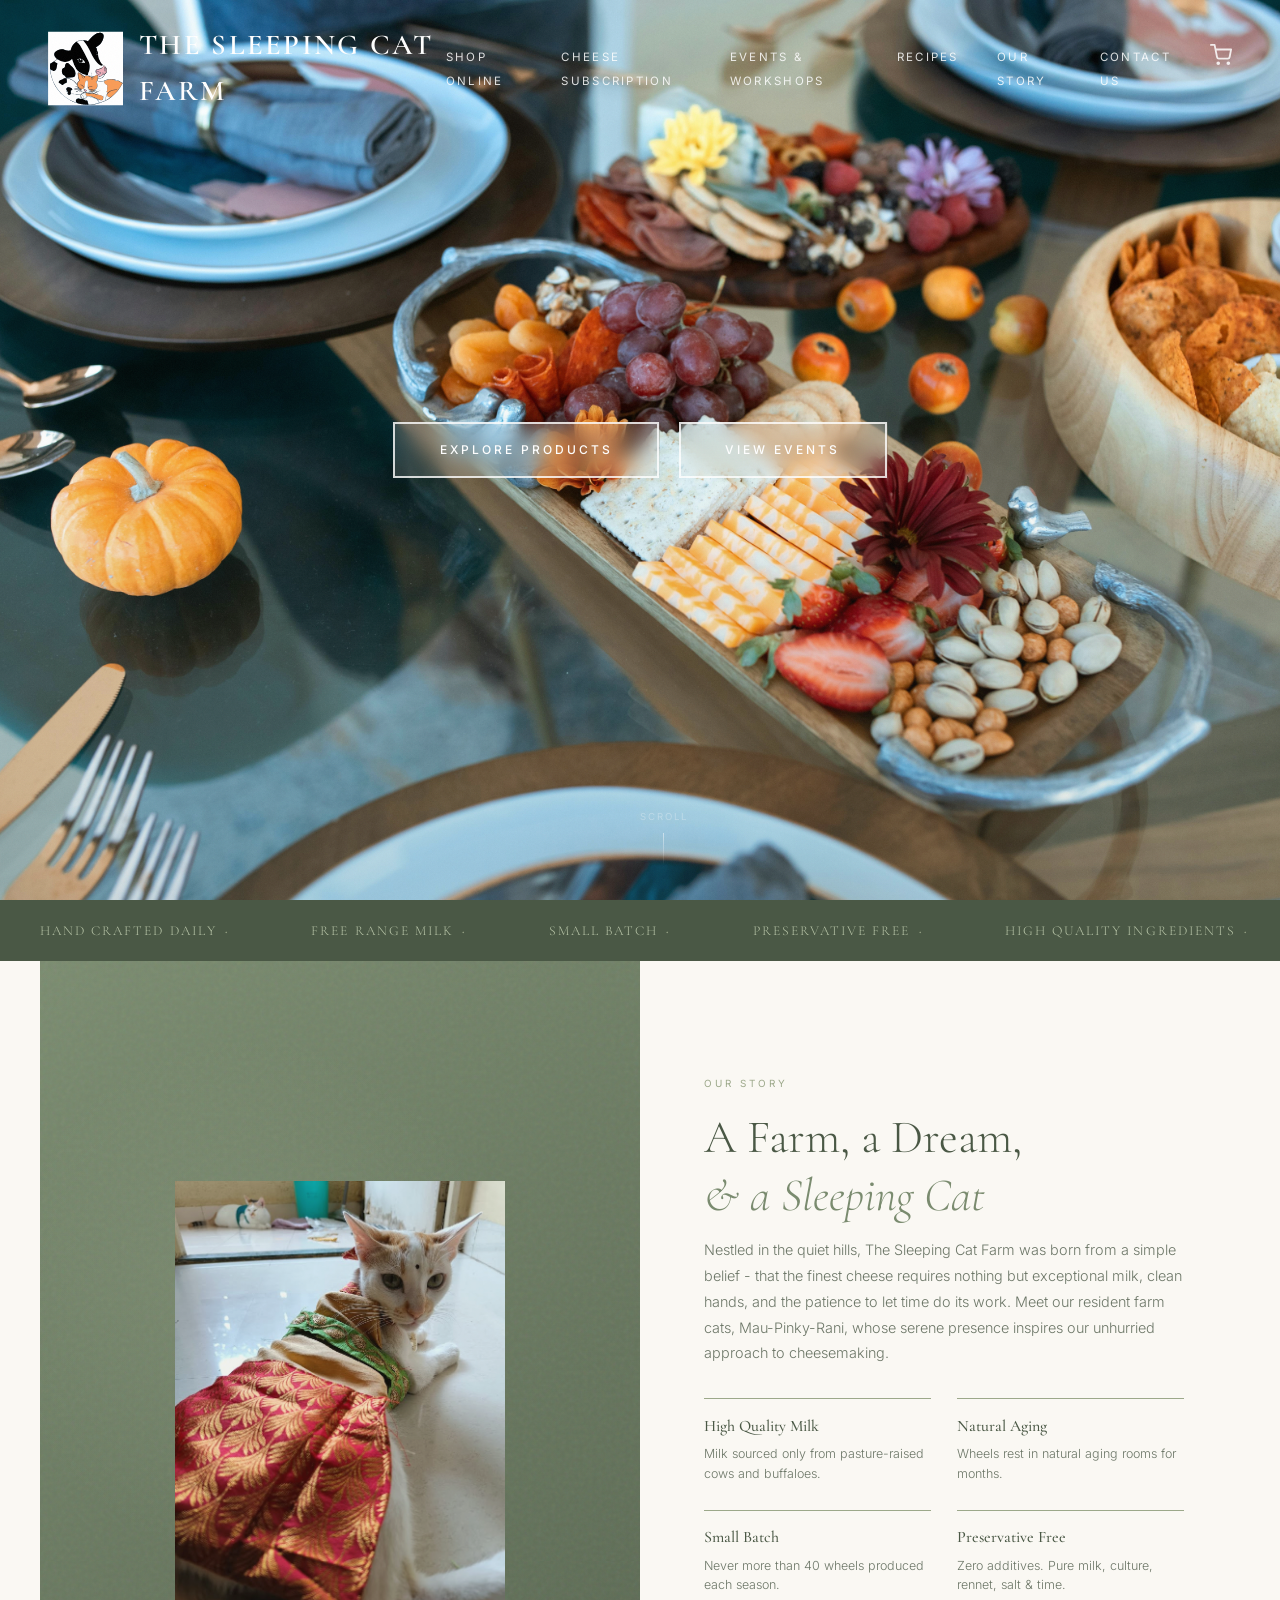
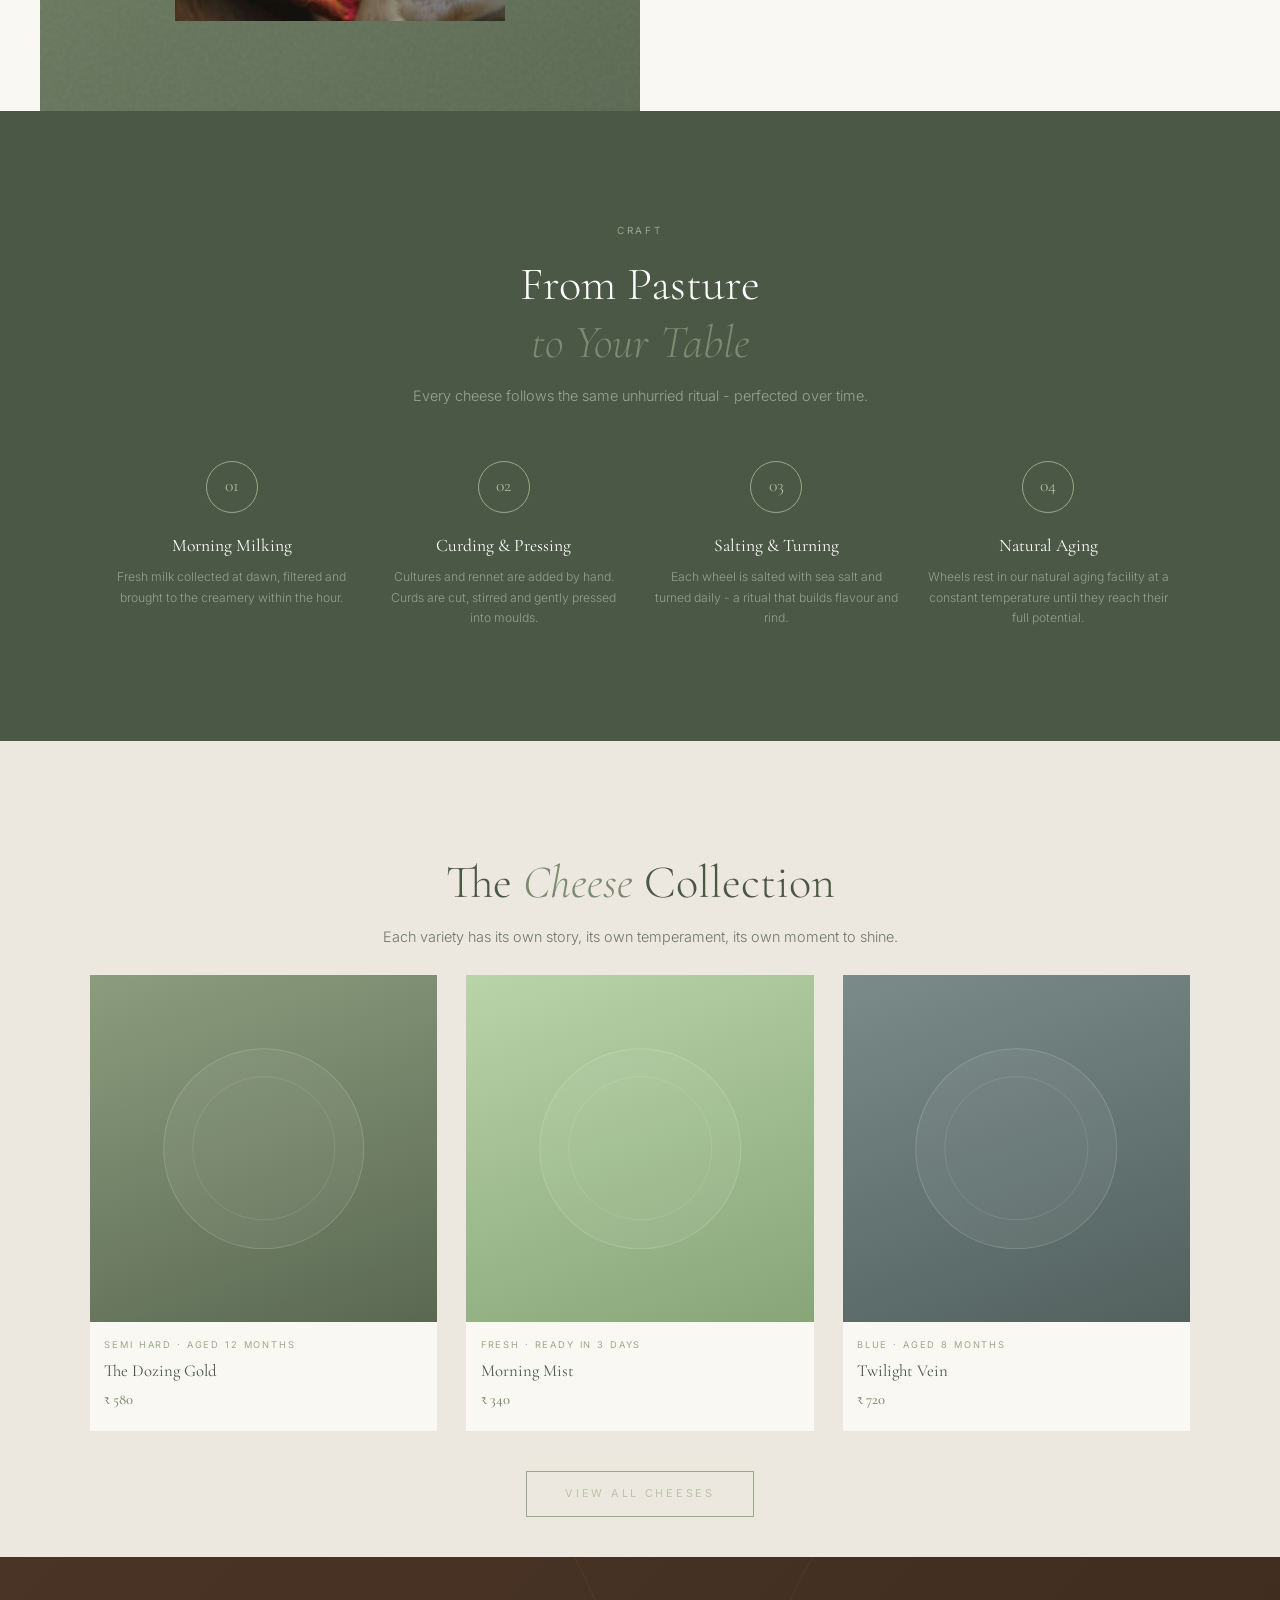
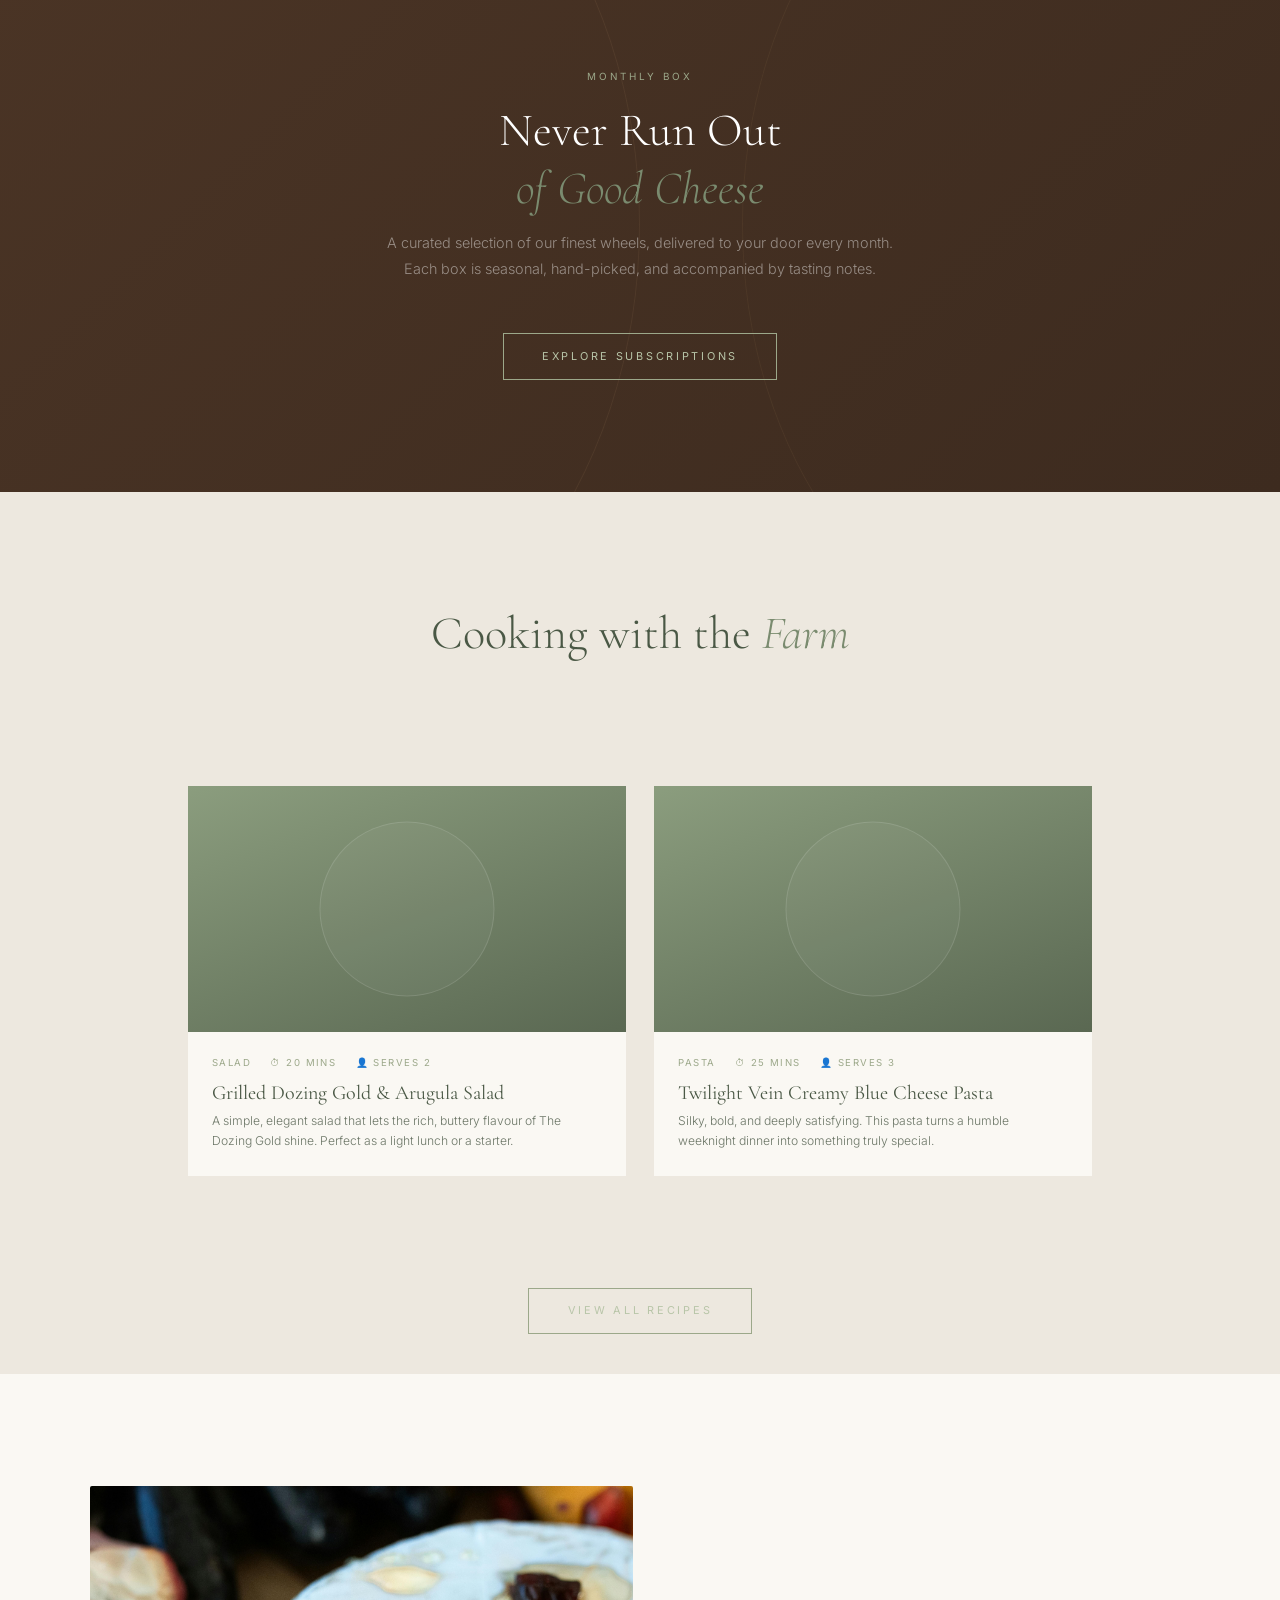
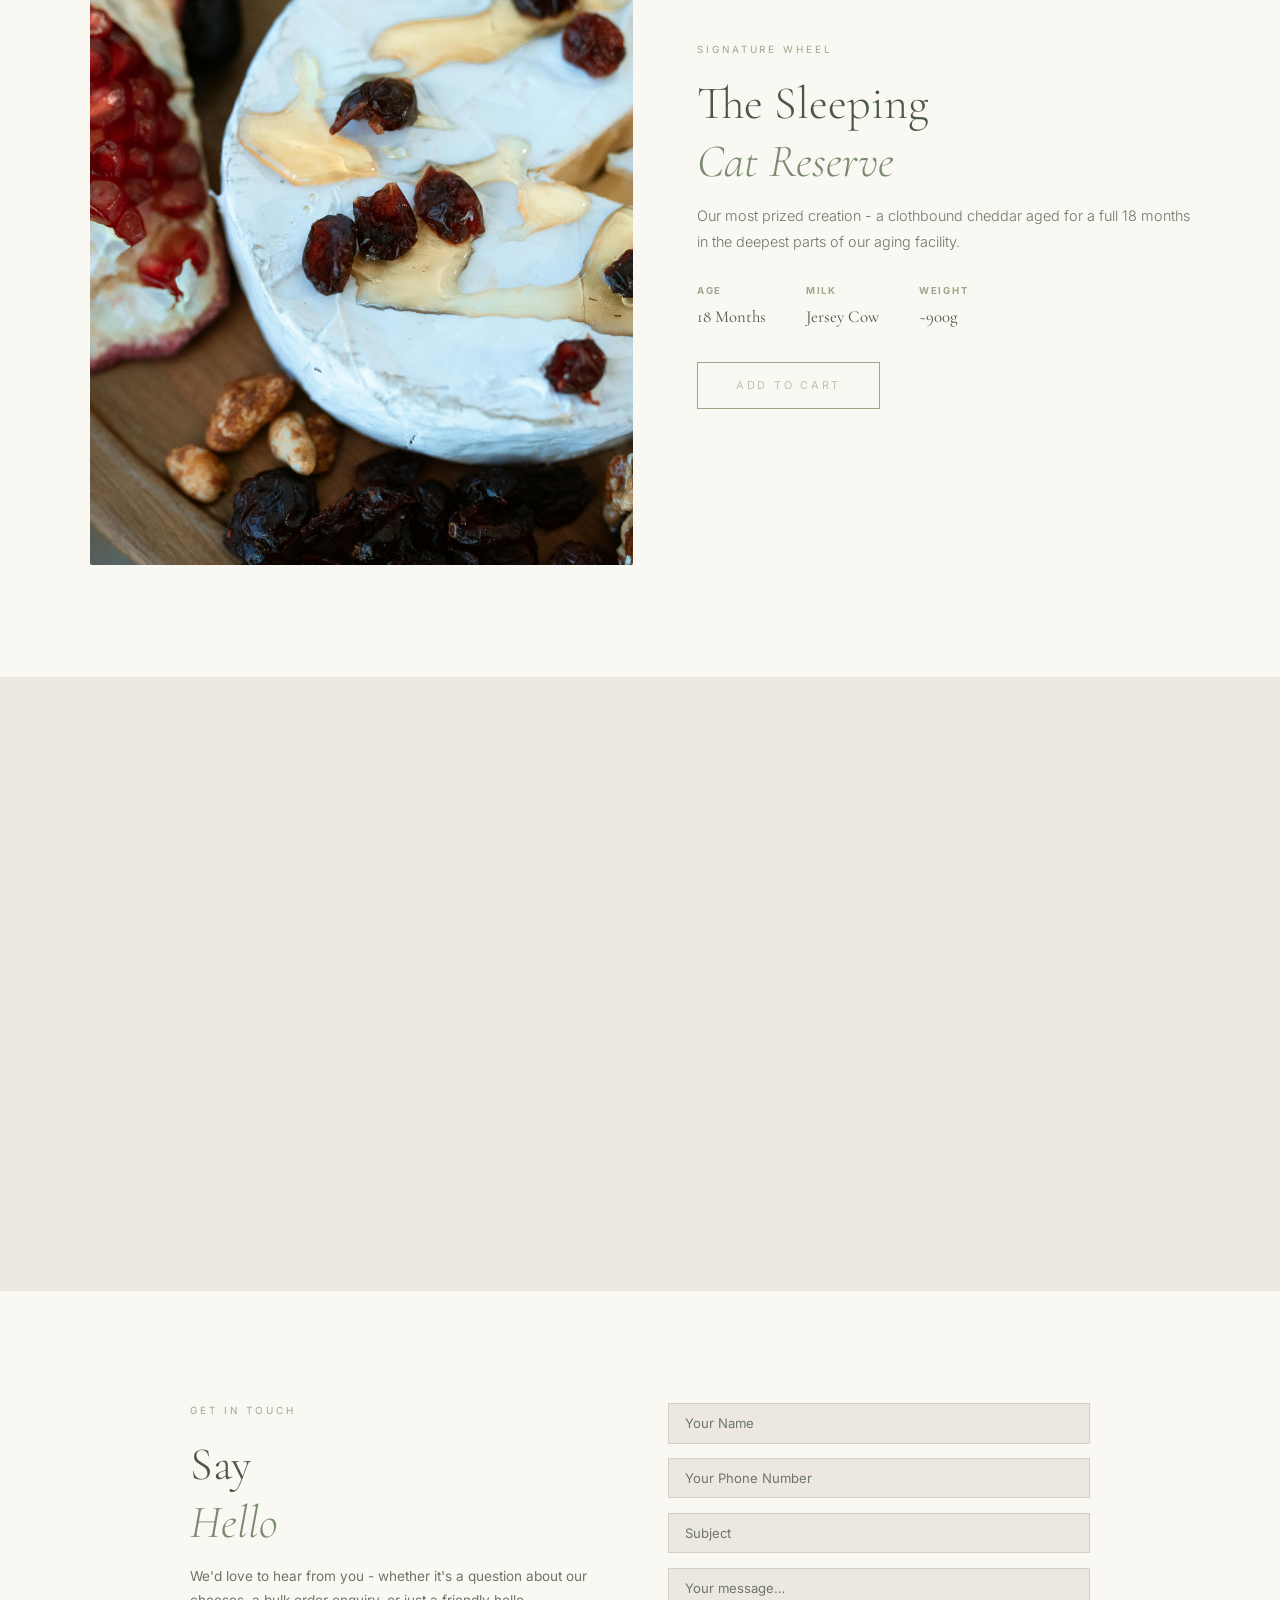
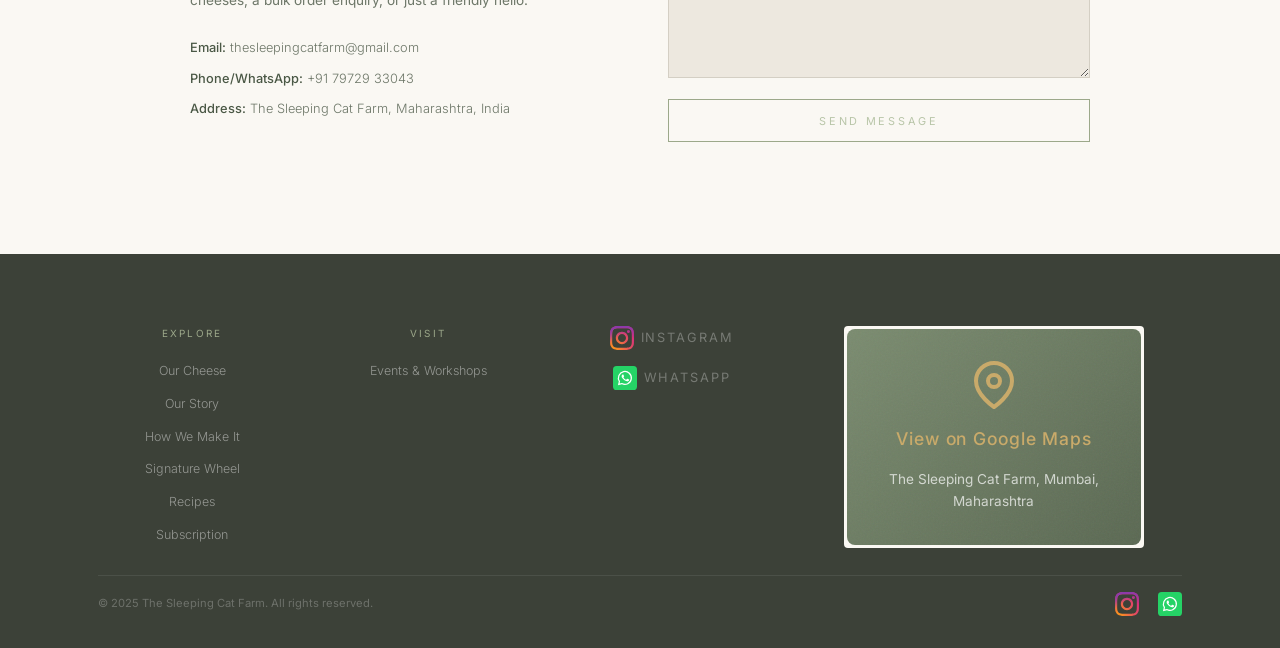
<file: index.html>
<!DOCTYPE html>
<html lang="en">

<head>
  <meta charset="UTF-8" />
  <meta name="viewport" content="width=device-width, initial-scale=1.0" />
  <title>The Sleeping Cat Farm</title>
  <link rel="icon" type="image/svg+xml" href="assets/icons/favicon.svg">

  <link rel="preconnect" href="https://fonts.googleapis.com" />
  <link rel="preconnect" href="https://fonts.gstatic.com" crossorigin />
  <link
    href="https://fonts.googleapis.com/css2?family=Cormorant+Garamond:ital,wght@0,300;0,400;0,500;0,600;1,300;1,400;1,500&family=Inter:wght@300;400;500&display=swap"
    rel="stylesheet" />

  <link rel="stylesheet" href="css/base.css" />
  <link rel="stylesheet" href="css/components.css" />
  <link rel="stylesheet" href="css/sections.css" />
  <link rel="stylesheet" href="css/pages.css" />
  <link rel="stylesheet" href="css/responsive.css" />
</head>

<body>


  <!-- ═══════════════════════════════════════════════════════════
     NAVIGATION
     ═══════════════════════════════════════════════════════════ -->
  <nav id="navbar">
    <a href="index.html" class="nav-logo-wrapper">
      <img src="assets/icons/farm-logo.svg" alt="The Sleeping Cat Farm Logo" class="nav-logo-icon">
      <div class="nav-logo"></div>
    </a>
    <ul class="nav-links" id="nav-links"></ul>
    <button class="nav-hamburger" aria-label="Menu">
      <span></span><span></span><span></span>
    </button>
  </nav>
  <div class="nav-overlay"></div>


  <!-- ═══════════════════════════════════════════════════════════
     HERO
     ═══════════════════════════════════════════════════════════ -->
  <section class="hero">
    <div class="hero-slideshow" id="hero-slideshow">
      <div class="hero-slide active" style="background-image: url('assets/images/hero-1.jpg')"></div>
      <div class="hero-slide" style="background-image: url('assets/images/hero-2.jpg')"></div>
      <div class="hero-slide" style="background-image: url('assets/images/hero-3.jpg')"></div>
    </div>
    <div class="hero-bg"></div>
    <div class="hero-content">
      <div class="hero-buttons">
        <a class="btn-primary hero-cta" href="pages/cheese-collection.html">Explore Products</a>
        <a class="btn-primary hero-cta" href="pages/events.html">View Events</a>
      </div>
    </div>
    <div class="scroll-hint">
      <span>Scroll</span>
      <div class="line"></div>
    </div>
  </section>


  <!-- ═══════════════════════════════════════════════════════════
     MARQUEE
     ═══════════════════════════════════════════════════════════ -->
  <div class="marquee-strip">
    <div class="marquee-track" id="marquee-track"></div>
  </div>


  <!-- ═══════════════════════════════════════════════════════════
     OUR STORY
     ═══════════════════════════════════════════════════════════ -->
  <section id="story" class="story-section">
    <div class="story">
      <div class="story-visual">
        <img class="story-cat" src="assets/images/rani.jpg" alt="Milo the sleeping cat" />
      </div>
      <div class="story-text reveal">
        <div class="section-label" id="story-label"></div>
        <h2 class="section-title" id="story-title"></h2>
        <p class="section-desc" id="story-body"></p>
        <div class="story-pillars" id="story-pillars"></div>
      </div>
    </div>
  </section>


  <!-- ═══════════════════════════════════════════════════════════
     PROCESS
     ═══════════════════════════════════════════════════════════ -->
  <section id="process" class="process">
    <div class="section-label" id="process-label"></div>
    <h2 class="section-title" id="process-title"></h2>
    <p class="section-desc" id="process-desc"></p>
    <div class="process-steps" id="process-steps"></div>
  </section>


  <!-- ═══════════════════════════════════════════════════════════
     CHEESE COLLECTION (all products displayed)
     ═══════════════════════════════════════════════════════════ -->
  <section id="collection" class="collection" style="padding-bottom: 20px;">
    <h2 class="section-title reveal" style="margin-top: 0;">The <em>Cheese</em> Collection</h2>
    <p class="section-desc reveal" style="margin-bottom: 25px;">Each variety has its own story, its own temperament, its
      own moment to shine.</p>
    <div class="cheese-grid" id="cheese-grid"></div>
    <style>
      /* show only first 3 items in the grid */
      #cheese-grid>*:nth-child(n+4) {
        display: none !important;
      }

      /* prevent overflow if items would expand */
      #cheese-grid {
        overflow: hidden;
      }
    </style>
    <div style="text-align: center; margin-top: 2.5rem; padding-bottom: 20px;">
      <a href="pages/cheese-collection.html" class="btn-primary">View All Cheeses</a>
    </div>
  </section>


  <!-- ═══════════════════════════════════════════════════════════
     SUBSCRIPTION CTA
     ═══════════════════════════════════════════════════════════ -->
  <section id="subscribe" class="subscription">
    <div class="section-label" id="sub-label"></div>
    <h2 class="section-title" id="sub-title"></h2>
    <p class="section-desc" id="sub-desc"></p>
    <a class="btn-primary" id="sub-cta" href="#"></a>
  </section>


  <!-- ═══════════════════════════════════════════════════════════
     RECIPES PREVIEW
     ═══════════════════════════════════════════════════════════ -->

  <section id="product-row-section" class="product-row-section" style="padding-bottom: 20px;">
    <h2 class="section-title reveal" style="margin-top: 0;">Cooking with the <em>Farm</em></h2>
    <div class="recipes-grid" id="recipes-grid">
      <!-- Populated by JS -->
    </div>
    <style>
      /* show only first 2 items in the grid */
      #recipes-grid>*:nth-child(n+3) {
        display: none !important;
      }

      /* prevent overflow if items would expand */
      #recipes-grid {
        overflow: hidden;
      }
    </style>
    <div style="text-align: center; margin-top: 0; padding-bottom: 20px;">
      <a href="pages/recipes.html" class="btn-primary">View All Recipes</a>
    </div>
  </section>


  <!-- ═══════════════════════════════════════════════════════════
     FEATURED / SIGNATURE WHEEL
     ═══════════════════════════════════════════════════════════ -->
  <section class="featured" id="featured">
    <div class="featured-inner">
      <div class="featured-visual reveal" id="featured-visual">
        <div class="wheel-big"></div>
        <div class="accent-line"></div>
      </div>
      <div class="featured-text reveal">
        <div class="section-label" id="featured-label"></div>
        <h2 class="section-title" id="featured-title"></h2>
        <p class="section-desc" id="featured-desc"></p>
        <div class="feat-detail" id="featured-details"></div>
        <a class="btn-primary" id="featured-cta" href="#"></a>
      </div>
    </div>
  </section>


  <!-- ═══════════════════════════════════════════════════════════
     TESTIMONIALS
     ═══════════════════════════════════════════════════════════ -->
  <section class="testimonials">
    <div class="section-label reveal">Kind Words</div>
    <h2 class="section-title reveal">What People<br><em>Are Saying</em></h2>
    <div class="testimonial-grid" id="testimonial-grid"></div>
  </section>


  <!-- ═══════════════════════════════════════════════════════════
     CONTACT SECTION
     ═══════════════════════════════════════════════════════════ -->
  <section id="contact-section" class="contact-section">
    <div class="contact-inner">
      <div class="contact-info">
        <div class="section-label">Get in Touch</div>
        <h2 class="section-title">Say<br><em>Hello</em></h2>
        <p class="contact-desc">We'd love to hear from you - whether it's a question about our cheeses, a bulk order
          enquiry, or just a friendly hello.</p>
        <div class="contact-details">
          <p><strong>Email:</strong> <span id="contact-email"></span></p>
          <p><strong>Phone/WhatsApp:</strong> <span id="contact-phone"></span></p>
          <p><strong>Address:</strong> <span id="contact-address"></span></p>
        </div>
      </div>
      <div class="contact-form-wrap">
        <form id="contact-form">
          <div class="form-row">
            <input type="text" id="cf-name" placeholder="Your Name" required />
          </div>
          <div class="form-row">
            <input type="tel" id="cf-phone" placeholder="Your Phone Number" required />
          </div>
          <div class="form-row">
            <input type="text" id="cf-subject" placeholder="Subject" />
          </div>
          <div class="form-row">
            <textarea id="cf-message" placeholder="Your message…" required></textarea>
          </div>
          <button type="submit" class="btn-primary" style="width:100%; text-align:center;">Send Message</button>
        </form>
      </div>
    </div>
  </section>

  <!-- ═══════════════════════════════════════════════════════════
     FOOTER
     ═══════════════════════════════════════════════════════════ -->
  <footer id="contact">
    <div class="footer-grid">
      <div id="footer-columns-1"></div>
      <div id="footer-columns-2"></div>
      <div class="social-links" id="footer-social" style="margin-left: 1rem"></div>
      <div id="location" class="map-wrap">
        <div id="map-container"></div>
      </div>
    </div>
    <div class="footer-bottom">
      <span id="footer-copyright"></span>
      <div class="social-links" id="footer-social-logo"></div>
    </div>
  </footer>

  <!-- ═══════════════════════════════════════════════════════════
     SCRIPTS
     ═══════════════════════════════════════════════════════════ -->
  <script src="js/config.js"></script>
  <script src="js/cart.js"></script>
  <script src="js/render.js"></script>
  <script src="js/animations.js"></script>
  <script>
    (function () {
      const grid = document.getElementById('recipes-grid');
      grid.innerHTML = SITE_CONFIG.recipes.map(r =>
        `<a href="pages/recipe-${r.slug}.html" class="recipe-card reveal" style="text-decoration:none; color:inherit;">
       <div class="recipe-card-visual">
         <div class="recipe-wheel"></div>
       </div>
       <div class="recipe-card-body">
         <div class="recipe-meta">
           <span>${r.category}</span>
           <span>⏱ ${r.time}</span>
           <span>👤 Serves ${r.servings}</span>
         </div>
         <h3>${r.title}</h3>
         <p>${r.intro}</p>
       </div>
     </a>`
      ).join('');

      renderAll();
      initAnimations();
    })();

    // Contact form handling
    document.addEventListener('DOMContentLoaded', function () {
      const contactForm = document.getElementById('contact-form');

      if (contactForm) {
        contactForm.addEventListener('submit', function (e) {
          e.preventDefault();

          const name = document.getElementById('cf-name').value;
          const phone = document.getElementById('cf-phone').value;
          const subject = document.getElementById('cf-subject').value;
          const message = document.getElementById('cf-message').value;

          // Create WhatsApp message
          const whatsappMessage = `*New Contact Form Submission*\n\nName: ${name}\nPhone: ${phone}\nSubject: ${subject}\n\nMessage:\n${message}`;

          // Construct WhatsApp URL
          const whatsappURL = `https://wa.me/${SITE_CONFIG.brand.whatsapp}?text=${encodeURIComponent(whatsappMessage)}`;

          // Open WhatsApp in new tab
          window.open(whatsappURL, '_blank');

          // Reset form
          contactForm.reset();

          // Optional: Show success message
          alert('Thank you for your message! You will be redirected to WhatsApp to complete sending your message.');
        });
      }
    });

  </script>

</body>

</html>
</file>
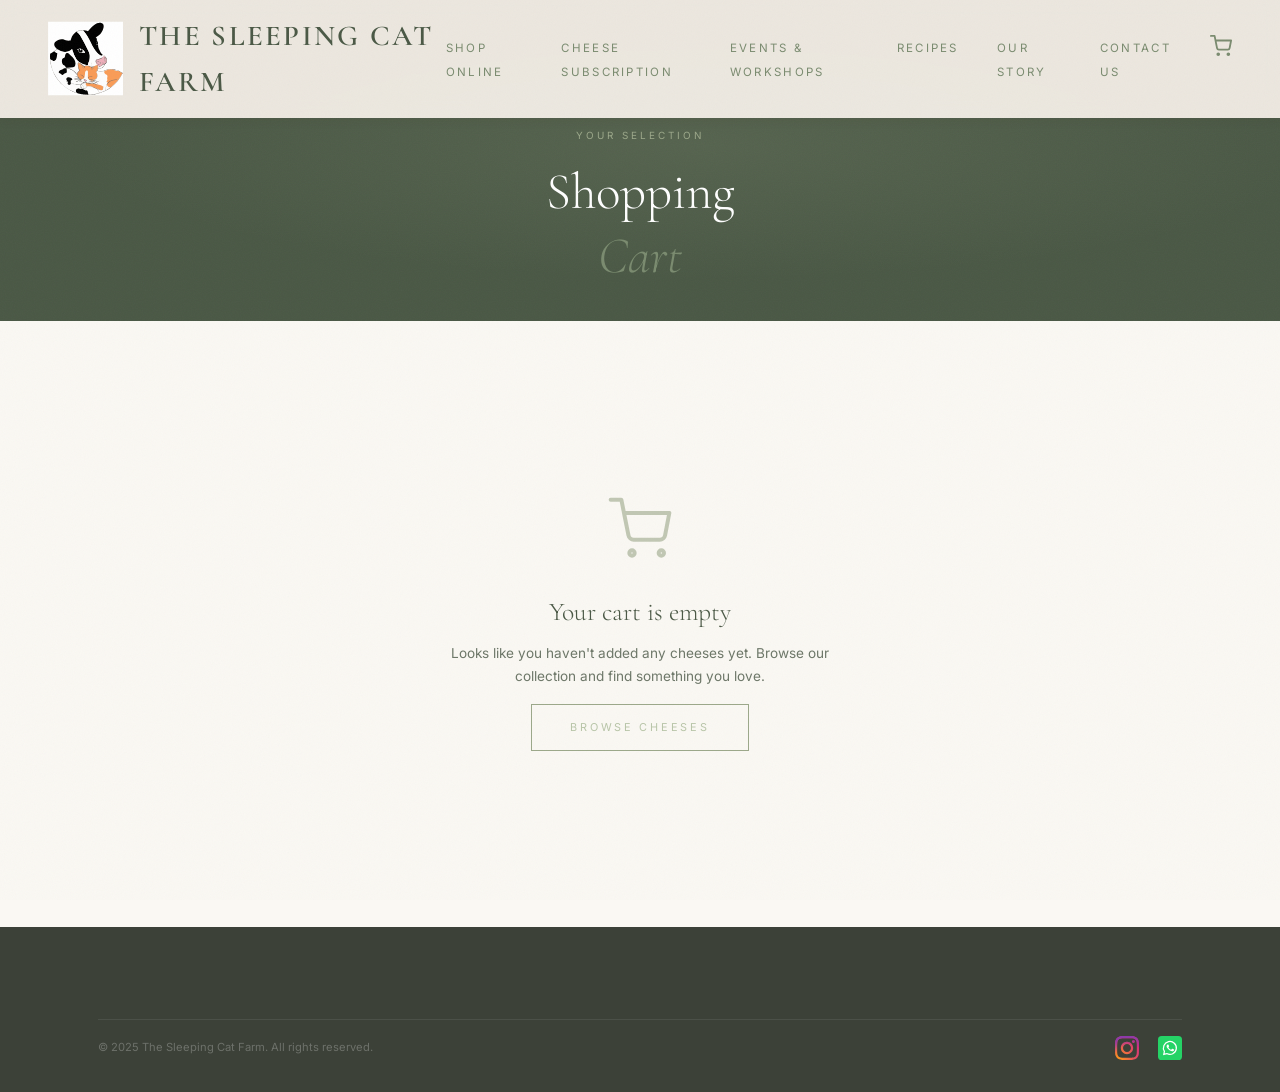
<file: pages/cart.html>
<!DOCTYPE html>
<html lang="en">

<head>
  <meta charset="UTF-8" />
  <meta name="viewport" content="width=device-width, initial-scale=1.0" />
  <link rel="icon" type="image/svg+xml" href="../assets/icons/favicon.svg">
  <title>Your Cart — The Sleeping Cat Farm</title>

  <link rel="preconnect" href="https://fonts.googleapis.com" />
  <link rel="preconnect" href="https://fonts.gstatic.com" crossorigin />
  <link
    href="https://fonts.googleapis.com/css2?family=Cormorant+Garamond:ital,wght@0,300;0,400;0,500;0,600;1,300;1,400;1,500&family=Inter:wght@300;400;500&display=swap"
    rel="stylesheet" />

  <link rel="stylesheet" href="../css/base.css" />
  <link rel="stylesheet" href="../css/components.css" />
  <link rel="stylesheet" href="../css/sections.css" />
  <link rel="stylesheet" href="../css/pages.css" />
  <link rel="stylesheet" href="../css/responsive.css" />
</head>

<body class="inner-page">

  <!-- NAV -->
  <nav id="navbar" class="scrolled">
    <a href="../index.html" class="nav-logo-wrapper">
      <img src="../assets/icons/farm-logo.svg" alt="The Sleeping Cat Farm Logo" class="nav-logo-icon">
      <div class="nav-logo"></div>
    </a>
    <ul class="nav-links" id="nav-links"></ul>
    <button class="nav-hamburger" aria-label="Menu">
      <span></span><span></span><span></span>
    </button>
  </nav>
  <div class="nav-overlay"></div>

  <!-- PAGE HERO -->
  <section class="page-hero" style="padding-bottom: 20px;">
    <div class="section-label">Your Selection</div>
    <h2 class="section-title" style="margin-top: 10px;">Shopping<br><em>Cart</em></h2>
  </section>

  <!-- CART CONTENT -->
  <section class="cart-page" id="cart-page">
    <!-- Populated by JS -->
  </section>

  <!-- FOOTER -->
  <footer id="contact">
    <div class="footer-bottom">
      <span id="footer-copyright"></span>
      <div class="social-links" id="footer-social-logo"></div>
    </div>
  </footer>

  <!-- SCRIPTS -->
  <script src="../js/config.js"></script>
  <script src="../js/cart.js"></script>
  <script src="../js/render.js"></script>
  <script src="../js/animations.js"></script>
  <script>
    (function () {
      renderBrand();
      renderNav();
      renderFooter();
      renderSocial();
      initAnimations();

      renderCartPage();
    })();

    function renderCartPage() {
      const container = document.getElementById('cart-page');
      const items = Cart.getItems();

      if (items.length === 0) {
        container.innerHTML = `
      <div class="cart-empty">
        <svg width="64" height="64" viewBox="0 0 24 24" fill="none" stroke="var(--gold)" stroke-width="1.5" stroke-linecap="round" stroke-linejoin="round">
          <circle cx="9" cy="21" r="1"/><circle cx="20" cy="21" r="1"/>
          <path d="M1 1h4l2.68 13.39a2 2 0 0 0 2 1.61h9.72a2 2 0 0 0 2-1.61L23 6H6"/>
        </svg>
        <h3>Your cart is empty</h3>
        <p>Looks like you haven't added any cheeses yet. Browse our collection and find something you love.</p>
        <a href="cheese-collection.html" class="btn-primary" style="margin-top:1rem;">Browse Cheeses</a>
      </div>`;
        return;
      }

      const total = Cart.getTotal();

      const miniGradients = {
        aged: 'linear-gradient(160deg, #8b9d7e 0%, #5a6852 100%)',
        fresh: 'linear-gradient(160deg, #b8d4a8 0%, #87a578 100%)',
        blue: 'linear-gradient(160deg, #7a8b8a 0%, #52615e 100%)',
        goat: 'linear-gradient(160deg, #a8b89a 0%, #798766 100%)',
        smoke: 'linear-gradient(160deg, #7a7968 0%, #52554a 100%)',
        cream: 'linear-gradient(160deg, #c9d4bb 0%, #9caa8c 100%)',
      };

      container.innerHTML = `
    <div class="cart-items">
      ${items.map(item => {
        const unitPrice = parseInt(item.price.replace(/[^0-9]/g, ''), 10) || 0;
        const subtotal = unitPrice * item.qty;
        const bg = miniGradients[item.cardStyle] || miniGradients.aged;
        return `
          <div class="cart-item" data-slug="${item.slug}">
            <div class="cart-item-visual" style="background: ${bg};"></div>
            <div class="cart-item-info">
              <div class="cart-item-type">${item.type || ''}</div>
              <h4 class="cart-item-name">${item.name}</h4>
              <div class="cart-item-weight">${item.weight || ''}</div>
              <div class="cart-item-price">${item.price} each</div>
            </div>
            <div class="cart-item-controls">
              <div class="cart-qty">
                <button class="cart-qty-btn" onclick="changeQty('${item.slug}', -1)">−</button>
                <span class="cart-qty-value">${item.qty}</span>
                <button class="cart-qty-btn" onclick="changeQty('${item.slug}', 1)">+</button>
              </div>
              <div class="cart-item-subtotal">₹ ${subtotal}</div>
              <button class="cart-remove-btn" onclick="removeCartItem('${item.slug}')" aria-label="Remove">
                <svg width="18" height="18" viewBox="0 0 24 24" fill="none" stroke="currentColor" stroke-width="2" stroke-linecap="round" stroke-linejoin="round">
                  <polyline points="3 6 5 6 21 6"/><path d="M19 6v14a2 2 0 0 1-2 2H7a2 2 0 0 1-2-2V6m3 0V4a2 2 0 0 1 2-2h4a2 2 0 0 1 2 2v2"/>
                </svg>
              </button>
            </div>
          </div>`;
      }).join('')}
    </div>

    <div class="cart-summary">
      <div class="cart-summary-inner">
        <h3>Order Summary</h3>
        <div class="cart-summary-row">
          <span>Items (${Cart.getCount()})</span>
          <span>₹ ${total}</span>
        </div>
        <div class="cart-summary-row cart-summary-total">
          <span>Total</span>
          <span>₹ ${total}</span>
        </div>
        <button class="btn-whatsapp" style="width:100%; justify-content:center; margin-top:1.2rem;" onclick="checkoutWhatsApp()">
          <svg viewBox="0 0 24 24" fill="currentColor" width="20" height="20">
            <path d="M17.472 14.382c-.297-.149-1.758-.867-2.03-.967-.273-.099-.471-.148-.67.15-.197.297-.767.966-.94 1.164-.173.199-.347.223-.644.075-.297-.15-1.255-.463-2.39-1.475-.883-.788-1.48-1.761-1.653-2.059-.173-.297-.018-.458.13-.606.134-.133.298-.347.446-.52.149-.174.198-.298.298-.497.099-.198.05-.371-.025-.52-.075-.149-.669-1.612-.916-2.207-.242-.579-.487-.5-.669-.51-.173-.008-.371-.01-.57-.01-.198 0-.52.074-.792.372-.272.297-1.04 1.016-1.04 2.479 0 1.462 1.065 2.875 1.213 3.074.149.198 2.096 3.2 5.077 4.487.709.306 1.262.489 1.694.625.712.227 1.36.195 1.871.118.571-.085 1.758-.719 2.006-1.413.248-.694.248-1.289.173-1.413-.074-.124-.272-.198-.57-.347m-5.421 7.403h-.004a9.87 9.87 0 01-5.031-1.378l-.361-.214-3.741.982.998-3.648-.235-.374a9.86 9.86 0 01-1.51-5.26c.001-5.45 4.436-9.884 9.888-9.884 2.64 0 5.122 1.03 6.988 2.898a9.825 9.825 0 012.893 6.994c-.003 5.45-4.437 9.884-9.885 9.884m8.413-18.297A11.815 11.815 0 0012.05 0C5.495 0 .16 5.335.157 11.892c0 2.096.547 4.142 1.588 5.945L.057 24l6.305-1.654a11.882 11.882 0 005.683 1.448h.005c6.554 0 11.89-5.335 11.893-11.893a11.821 11.821 0 00-3.48-8.413z"/>
          </svg>
          Checkout via WhatsApp
        </button>
        <button class="btn-secondary" style="width:100%; margin-top:0.8rem; background:transparent; border:1px solid var(--text-muted); color:var(--text-muted); padding:0.6rem; font-size:0.7rem; text-transform:uppercase; letter-spacing:0.1em; cursor:pointer;" onclick="clearAllItems()">
          Clear Cart
        </button>
        <a href="cheese-collection.html" class="cart-continue-link">← Continue Shopping</a>
      </div>
    </div>`;
    }

    function changeQty(slug, delta) {
      const items = Cart.getItems();
      const item = items.find(i => i.slug === slug);
      if (item) {
        Cart.updateQty(slug, item.qty + delta);
        renderCartPage();
      }
    }

    function removeCartItem(slug) {
      Cart.removeItem(slug);
      renderCartPage();
    }

    function checkoutWhatsApp() {
      const url = Cart.getWhatsAppCheckoutURL();
      if (url) {
        window.open(url, '_blank');
      }
    }

    function clearAllItems() {
      if (confirm('Are you sure you want to remove all items from your cart?')) {
        Cart.clear();
        renderCartPage();
      }
    }
  </script>

</body>

</html>
</file>
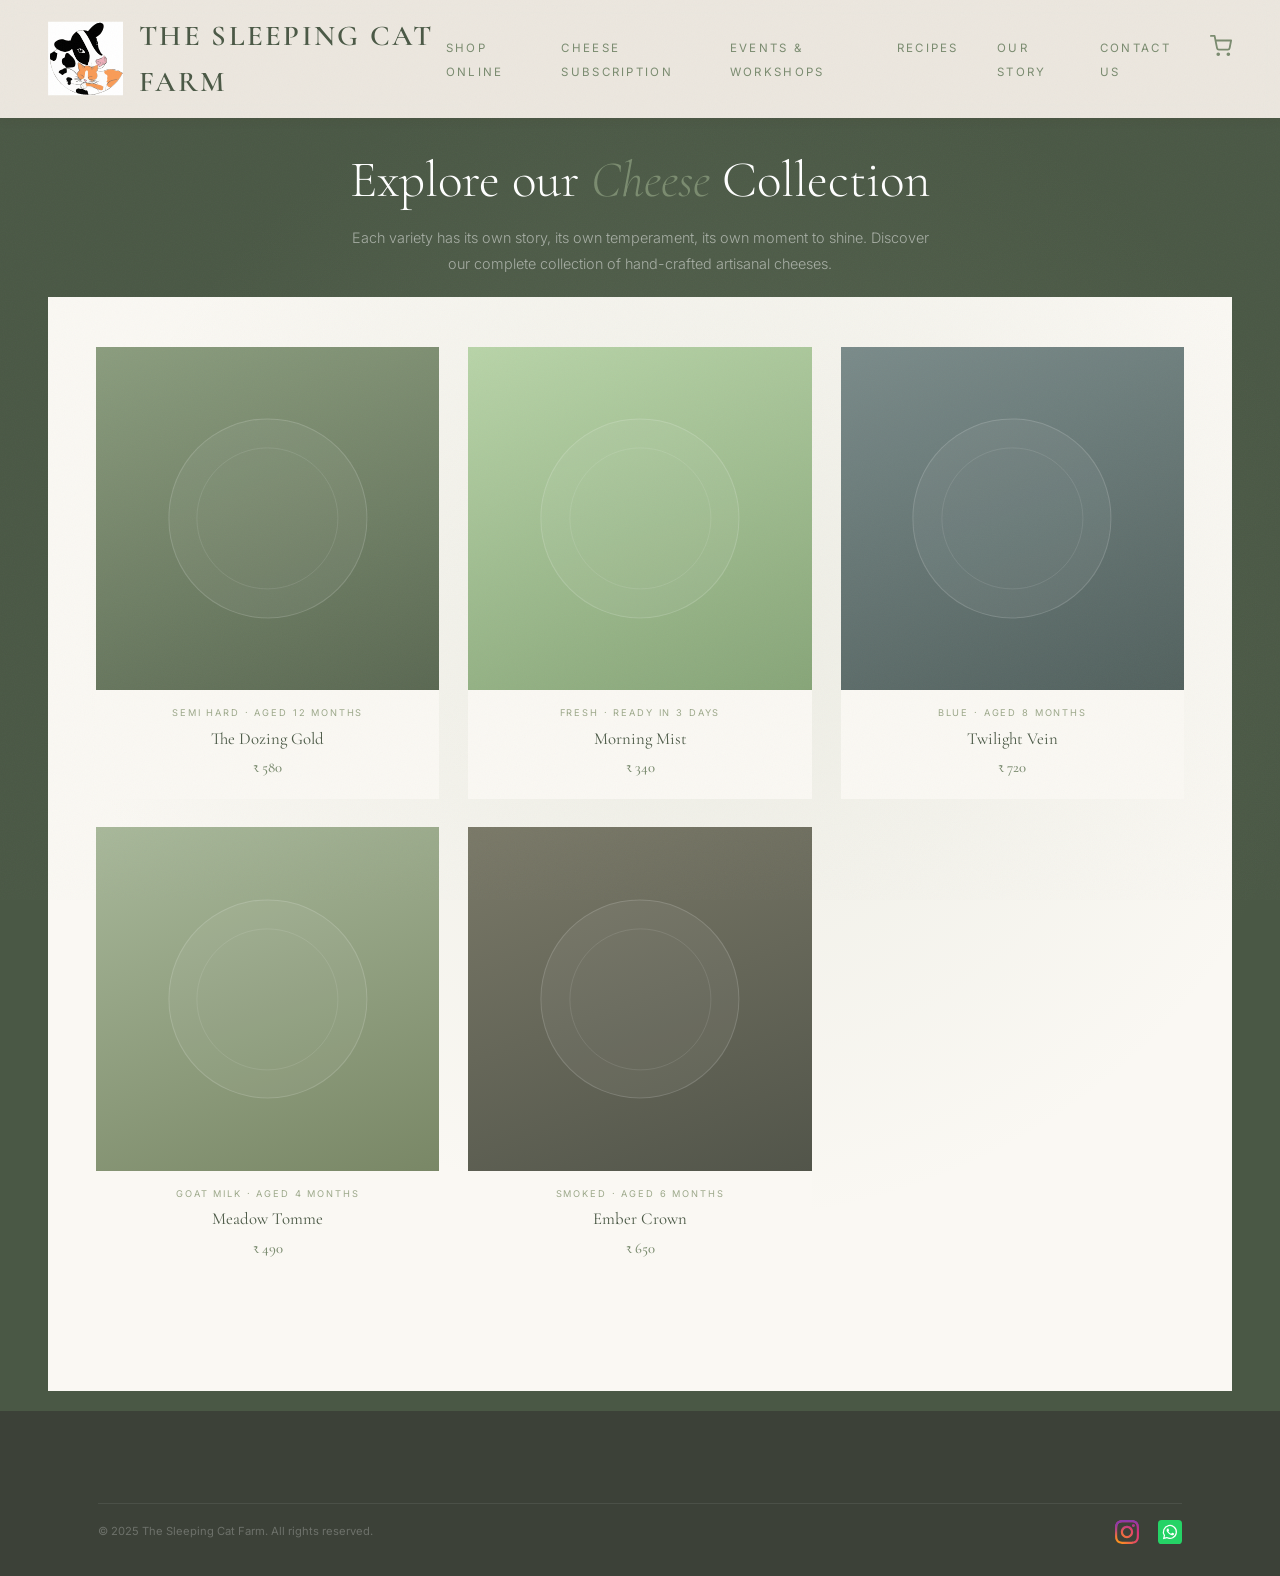
<file: pages/cheese-collection.html>
<!DOCTYPE html>
<html lang="en">

<head>
  <meta charset="UTF-8" />
  <meta name="viewport" content="width=device-width, initial-scale=1.0" />
  <link rel="icon" type="image/svg+xml" href="../assets/icons/favicon.svg">
  <title>Cheese Collection - The Sleeping Cat Farm</title>

  <link rel="preconnect" href="https://fonts.googleapis.com" />
  <link rel="preconnect" href="https://fonts.gstatic.com" crossorigin />
  <link
    href="https://fonts.googleapis.com/css2?family=Cormorant+Garamond:ital,wght@0,300;0,400;0,500;0,600;1,300;1,400;1,500&family=Inter:wght@300;400;500&display=swap"
    rel="stylesheet" />

  <link rel="stylesheet" href="../css/base.css" />
  <link rel="stylesheet" href="../css/components.css" />
  <link rel="stylesheet" href="../css/sections.css" />
  <link rel="stylesheet" href="../css/pages.css" />
  <link rel="stylesheet" href="../css/responsive.css" />
</head>

<body class="inner-page">

  <!-- NAV -->
  <nav id="navbar" class="scrolled">
    <a href="../index.html" class="nav-logo-wrapper">
      <img src="../assets/icons/farm-logo.svg" alt="The Sleeping Cat Farm Logo" class="nav-logo-icon">
      <div class="nav-logo"></div>
    </a>
    <ul class="nav-links" id="nav-links"></ul>
    <button class="nav-hamburger" aria-label="Menu">
      <span></span><span></span><span></span>
    </button>
  </nav>
  <div class="nav-overlay"></div>

  <!-- PAGE HERO -->
  <section class="page-hero" style="padding-bottom: 20px;">
    <h2 class="section-title" style="margin-top: 20px;">Explore our <em>Cheese</em> Collection</h2>
    <p class="section-desc" style="margin-bottom: 20px;">Each variety has its own story, its own temperament, its own
      moment to shine. Discover our complete collection of hand-crafted artisanal cheeses.</p>
    <div style="padding: var(--space-xl) var(--space-lg); background: var(--cream); padding-top: 50px;">
      <div class="cheese-grid" id="cheese-grid"></div>
    </div>
  </section>

  <!-- FOOTER -->
  <footer id="contact">
    <div class="footer-bottom">
      <span id="footer-copyright"></span>
      <div class="social-links" id="footer-social-logo"></div>
    </div>
  </footer>

  <!-- SCRIPTS -->
  <script src="../js/config.js"></script>
  <script src="../js/cart.js"></script>
  <script src="../js/render.js"></script>
  <script src="../js/animations.js"></script>
  <script>
    (function () {
      // Render all cheese cards with Add to Cart buttons
      const grid = document.getElementById('cheese-grid');
      grid.innerHTML = SITE_CONFIG.products.map(product => {
        const detailUrl = `product-${product.slug}.html`;

        const imgInner = product.image
          ? `<img src="${product.image}" alt="${product.name}" class="card-photo"
            onerror="this.style.display='none';this.nextElementSibling.style.display='block';this.nextElementSibling.nextElementSibling.style.display='block';" />
         <div class="card-bg" style="display:none;"></div>
         <div class="cheese-wheel" style="display:none;"></div>`
          : `<div class="card-bg"></div><div class="cheese-wheel"></div>`;

        return `<div class="cheese-card card-${product.cardStyle} reveal">
              <a href="${detailUrl}" style="text-decoration:none; color:inherit;">
                <div class="cheese-card-img">${imgInner}</div>
                <div class="cheese-card-body">
                  <div class="cheese-type">${product.type}</div>
                  <h3>${product.name}</h3>
                  <p>${product.desc}</p>
                  <div style="display:flex; justify-content:space-between; align-items:center; margin-top:.3rem;">
                    <span class="price">${product.price}</span>
                  </div>
                </div>
              </a>
              <div style="padding: 0 1.5rem 1.2rem;">
                <button class="btn-add-cart btn-add-cart-sm" style="width:100%;" data-slug="${product.slug}">
                  <svg viewBox="0 0 24 24" fill="none" stroke="currentColor" stroke-width="2" stroke-linecap="round" stroke-linejoin="round">
                    <circle cx="9" cy="21" r="1"/><circle cx="20" cy="21" r="1"/>
                    <path d="M1 1h4l2.68 13.39a2 2 0 0 0 2 1.61h9.72a2 2 0 0 0 2-1.61L23 6H6"/>
                  </svg>
                  Add to Cart
                </button>
              </div>
            </div>`;
      }).join('');

      // Event delegation for Add to Cart buttons
      grid.addEventListener('click', function (e) {
        var btn = e.target.closest('.btn-add-cart');
        if (!btn) return;
        e.preventDefault();
        e.stopPropagation();
        var slug = btn.dataset.slug;
        var product = SITE_CONFIG.products.find(function (p) { return p.slug === slug; });
        if (product) {
          Cart.addItem(product);
        }
      });

      // Shared renders
      renderProductsHTML();
      renderBrand();
      renderNav();
      renderFooter();
      renderSocial();
      initAnimations();
    })();
  </script>

</body>

</html>
</file>
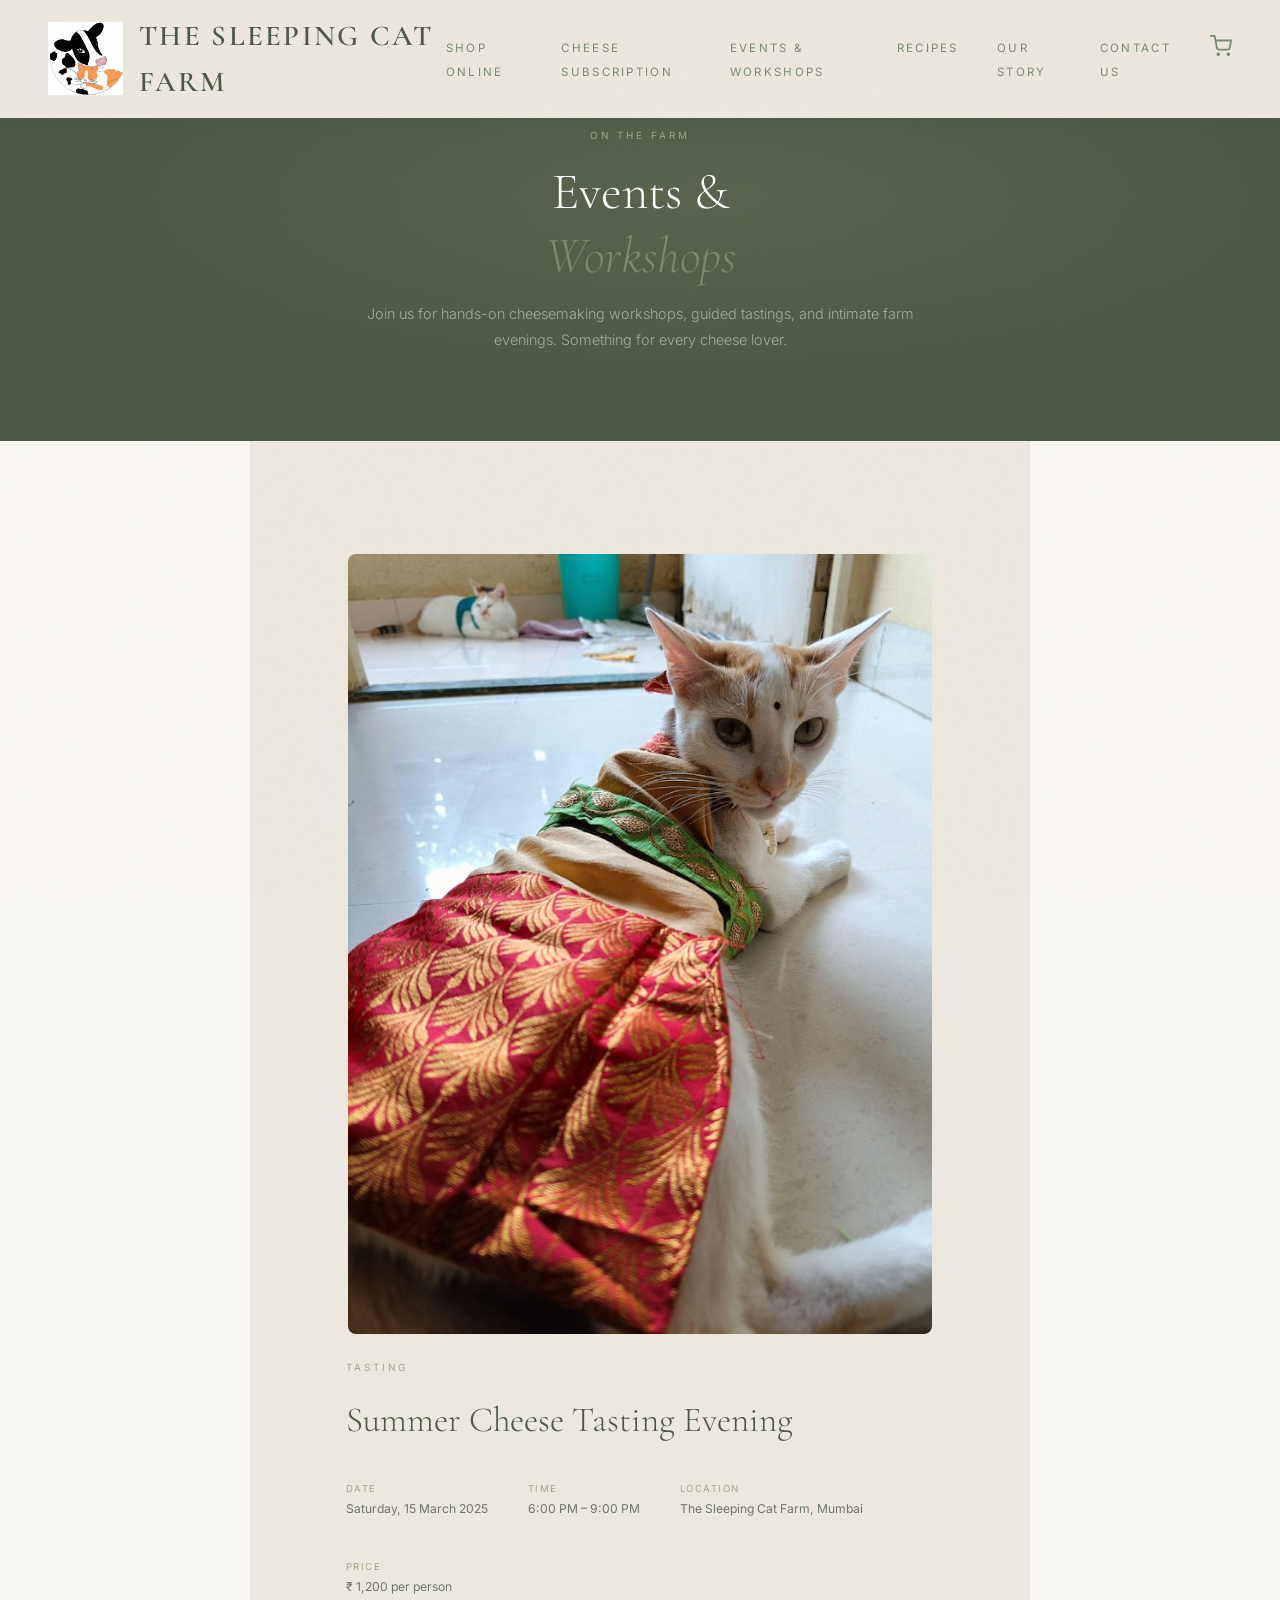
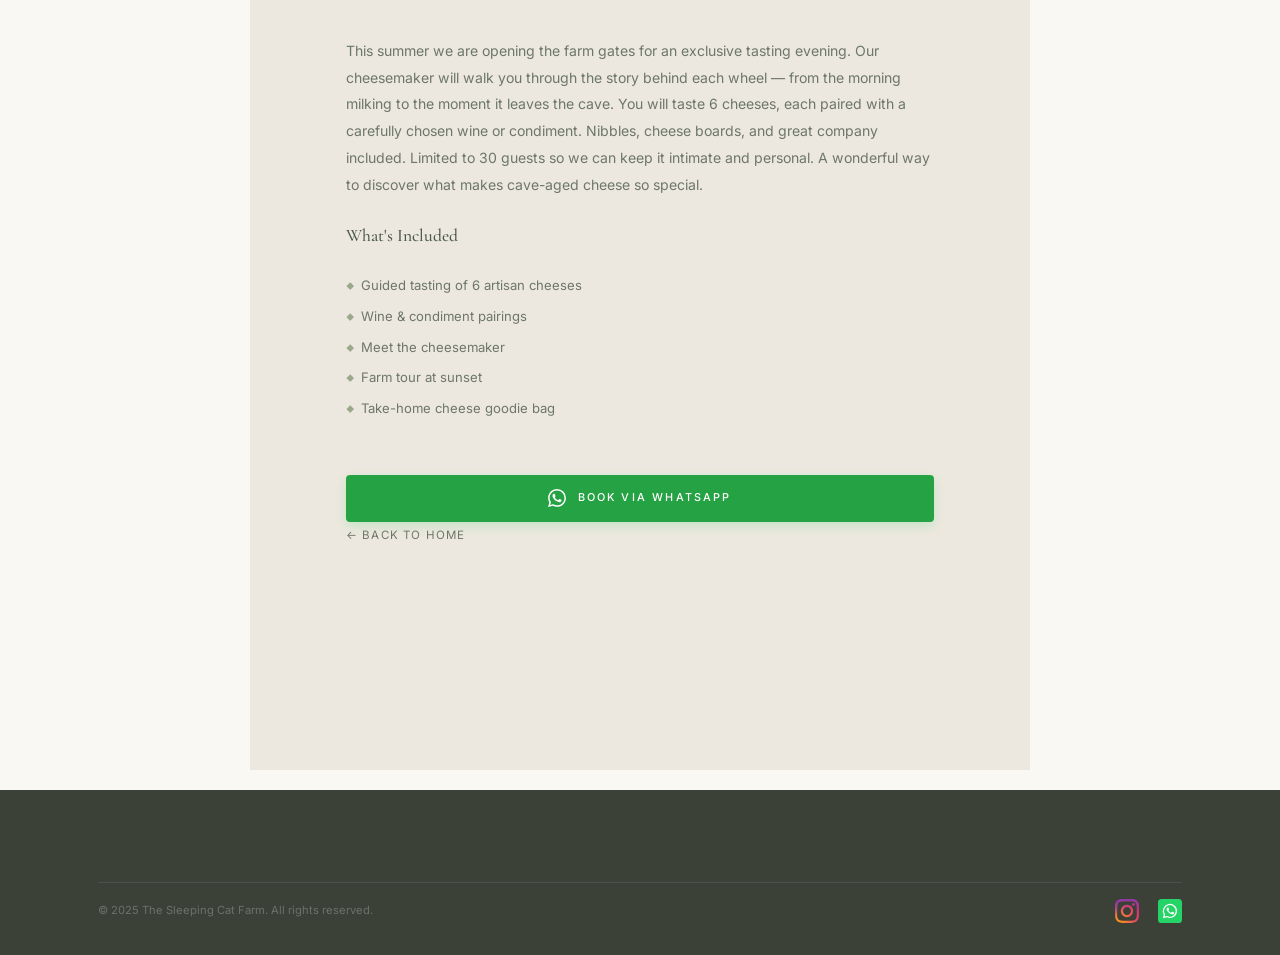
<file: pages/events.html>
<!DOCTYPE html>
<html lang="en">

<head>
  <meta charset="UTF-8" />
  <meta name="viewport" content="width=device-width, initial-scale=1.0" />
  <link rel="icon" type="image/svg+xml" href="../assets/icons/favicon.svg">
  <title>Events & Workshops — The Sleeping Cat Farm</title>

  <link rel="preconnect" href="https://fonts.googleapis.com" />
  <link rel="preconnect" href="https://fonts.gstatic.com" crossorigin />
  <link
    href="https://fonts.googleapis.com/css2?family=Cormorant+Garamond:ital,wght@0,300;0,400;0,500;0,600;1,300;1,400;1,500&family=Inter:wght@300;400;500&display=swap"
    rel="stylesheet" />

  <link rel="stylesheet" href="../css/base.css" />
  <link rel="stylesheet" href="../css/components.css" />
  <link rel="stylesheet" href="../css/sections.css" />
  <link rel="stylesheet" href="../css/pages.css" />
  <link rel="stylesheet" href="../css/responsive.css" />
</head>

<body class="inner-page">

  <!-- NAV -->
  <nav id="navbar" class="scrolled">
    <a href="../index.html" class="nav-logo-wrapper">
      <img src="../assets/icons/farm-logo.svg" alt="The Sleeping Cat Farm Logo" class="nav-logo-icon">
      <div class="nav-logo"></div>
    </a>
    <ul class="nav-links" id="nav-links"></ul>
    <button class="nav-hamburger" aria-label="Menu">
      <span></span><span></span><span></span>
    </button>
  </nav>
  <div class="nav-overlay"></div>

  <!-- PAGE HERO -->
  <section class="page-hero">
    <div class="section-label">On the Farm</div>
    <h2 class="section-title">Events &amp;<br><em>Workshops</em></h2>
    <p class="section-desc" style="margin-bottom: 0.5rem">Join us for hands-on cheesemaking workshops, guided tastings,
      and intimate farm evenings.
      Something for every cheese lover.</p>
  </section>



  <!-- EVENT DETAIL (expanded, shown below the listing) -->
  <div id="event-details" style="padding-bottom: 20px;">
    <!-- Populated by JS for each event -->
  </div>

  <!-- FOOTER -->
  <footer id="contact">
    <div class="footer-bottom">
      <span id="footer-copyright"></span>
      <div class="social-links" id="footer-social-logo"></div>
    </div>
  </footer>

  <!-- SCRIPTS -->
  <script src="../js/config.js"></script>
  <script src="../js/cart.js"></script>
  <script src="../js/render.js"></script>
  <script src="../js/animations.js"></script>
  <script>
    (function () {
      const events = SITE_CONFIG.events;

      // ─── Event detail sections ───
      const detailsEl = document.getElementById('event-details');
      detailsEl.innerHTML = events.map(ev => {
        const wpLink = `https://wa.me/${SITE_CONFIG.brand.whatsapp}?text=${encodeURIComponent(ev.whatsappMsg)}`;
        return `<section id="event-detail-${ev.slug}" class="event-detail-section" style="background:var(--cream-dark); padding-top:var(--space-xl);">
              <div class="event-content-wrapper">
                <div class="event-card reveal" style="margin: 0.1rem;">
                  <img src="${ev.image}" alt="${ev.title}" class="event-image">
                </div>

                <div class="section-label" style="text-align:left; padding-top: 1.5rem">${ev.category}</div>
                <h2>${ev.title}</h2>

                <div class="event-detail-meta">
                  <div><strong>Date</strong><p>${ev.date}</p></div>
                  <div><strong>Time</strong><p>${ev.time}</p></div>
                  <div><strong>Location</strong><p>${ev.location}</p></div>
                  <div><strong>Price</strong><p>${ev.price}</p></div>
                </div>

                <p class="event-long-desc">${ev.longDesc}</p>

                <h4 style="font-family:var(--font-serif); font-size:1.1rem; font-weight:500; color:var(--deep-brown); margin-bottom:.8rem; padding-bottom:.4rem; border-bottom:1px solid var(--cream-dark);">What's Included</h4>
                <ul class="event-highlights">
                  ${ev.highlights.map(h => `<li>${h}</li>`).join('')}
                </ul>

                <a href="${wpLink}" target="_blank" rel="noopener noreferrer" class="btn-whatsapp" style="width:100%; justify-content:center; margin-top:1.2rem;">
                  <svg viewBox="0 0 24 24" fill="currentColor" width="20" height="20">
                    <path d="M17.472 14.382c-.297-.149-1.758-.867-2.03-.967-.273-.099-.471-.148-.67.15-.197.297-.767.966-.94 1.164-.173.199-.347.223-.644.075-.297-.15-1.255-.463-2.39-1.475-.883-.788-1.48-1.761-1.653-2.059-.173-.297-.018-.458.13-.606.134-.133.298-.347.446-.52.149-.174.198-.298.298-.497.099-.198.05-.371-.025-.52-.075-.149-.669-1.612-.916-2.207-.242-.579-.487-.5-.669-.51-.173-.008-.371-.01-.57-.01-.198 0-.52.074-.792.372-.272.297-1.04 1.016-1.04 2.479 0 1.462 1.065 2.875 1.213 3.074.149.198 2.096 3.2 5.077 4.487.709.306 1.262.489 1.694.625.712.227 1.36.195 1.871.118.571-.085 1.758-.719 2.006-1.413.248-.694.248-1.289.173-1.413-.074-.124-.272-.198-.57-.347m-5.421 7.403h-.004a9.87 9.87 0 01-5.031-1.378l-.361-.214-3.741.982.998-3.648-.235-.374a9.86 9.86 0 01-1.51-5.26c.001-5.45 4.436-9.884 9.888-9.884 2.64 0 5.122 1.03 6.988 2.898a9.825 9.825 0 012.893 6.994c-.003 5.45-4.437 9.884-9.885 9.884m8.413-18.297A11.815 11.815 0 0012.05 0C5.495 0 .16 5.335.157 11.892c0 2.096.547 4.142 1.588 5.945L.057 24l6.305-1.654a11.882 11.882 0 005.683 1.448h.005c6.554 0 11.89-5.335 11.893-11.893a11.821 11.821 0 00-3.48-8.413z"/>
                  </svg>
                  Book via WhatsApp
                </a>

                <a href="../index.html" style="align-content: center; justify-content:center; display:inline-block;  font-size:.72rem; color:var(--text-muted); text-decoration:none; letter-spacing:.1em; text-transform:uppercase;">← Back to Home</a>
              </div>
            </section>`;
      }).join('');

      // Shared renders
      renderBrand();
      renderNav();
      renderFooter();
      renderSocial();
      initAnimations();
    })();
  </script>

</body>

</html>
</file>
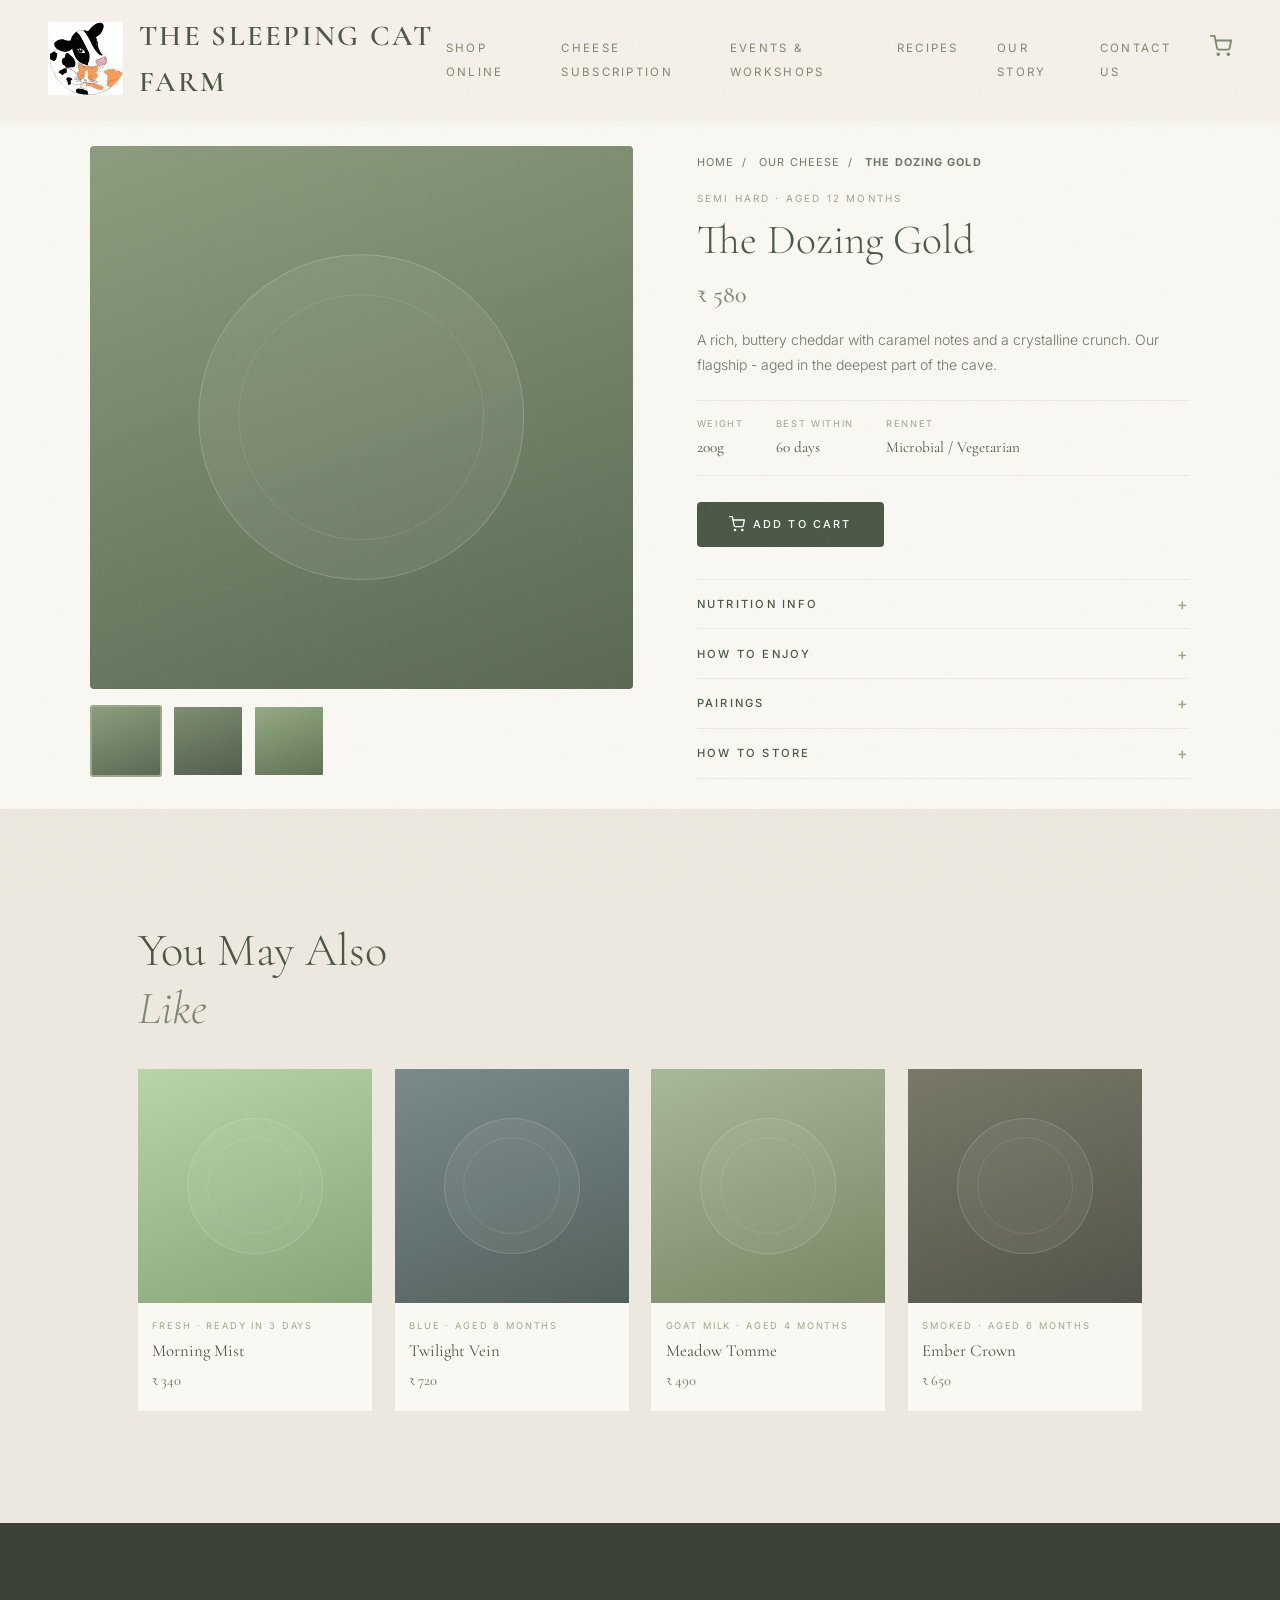
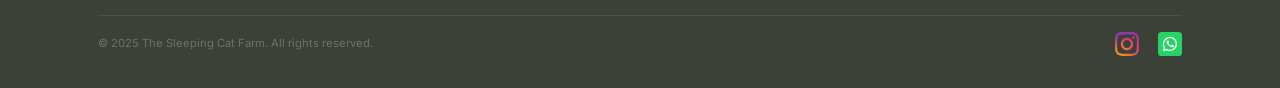
<file: pages/product-dozing-gold.html>
<!DOCTYPE html>
<html lang="en">

<head>
  <meta charset="UTF-8" />
  <meta name="viewport" content="width=device-width, initial-scale=1.0" />
  <link rel="icon" type="image/svg+xml" href="../assets/icons/favicon.svg">
  <title>Product — The Sleeping Cat Farm</title> <!-- overwritten by JS -->

  <link rel="preconnect" href="https://fonts.googleapis.com" />
  <link rel="preconnect" href="https://fonts.gstatic.com" crossorigin />
  <link
    href="https://fonts.googleapis.com/css2?family=Cormorant+Garamond:ital,wght@0,300;0,400;0,500;0,600;1,300;1,400;1,500&family=Inter:wght@300;400;500&display=swap"
    rel="stylesheet" />

  <link rel="stylesheet" href="../css/base.css" />
  <link rel="stylesheet" href="../css/components.css" />
  <link rel="stylesheet" href="../css/sections.css" />
  <link rel="stylesheet" href="../css/pages.css" />
  <link rel="stylesheet" href="../css/responsive.css" />
</head>

<body class="inner-page">

  <!-- NAV -->
  <nav id="navbar" class="scrolled">
    <a href="../index.html" class="nav-logo-wrapper">
      <img src="../assets/icons/farm-logo.svg" alt="The Sleeping Cat Farm Logo" class="nav-logo-icon">
      <div class="nav-logo"></div>
    </a>
    <ul class="nav-links" id="nav-links"></ul>
    <button class="nav-hamburger" aria-label="Menu">
      <span></span><span></span><span></span>
    </button>
  </nav>
  <div class="nav-overlay"></div>

  <!-- PRODUCT DETAIL HERO WRAPPER -->
  <div class="product-detail-hero" style="margin-top: 50px; padding-bottom: 30px;">
    <div class="product-detail-layout">

      <!-- LEFT: Photo Gallery -->
      <div class="product-gallery" id="product-gallery">
        <!-- Populated by JS -->
      </div>

      <!-- RIGHT: Product Info -->
      <div class="product-info" id="product-info">
        <!-- Populated by JS -->
      </div>

    </div>
  </div>

  <!-- RELATED / YOU MAY ALSO LIKE (simple row of other products) -->

  <section class="product-row-section" style="padding-top: var(--space-xl);">
    <div class="product-row-header reveal" style="max-width:1100px; margin:0 auto 2rem; padding:0 var(--space-lg);">
      <h2 class="section-title">You May Also<br><em>Like</em></h2>
    </div>
    <div class="product-row" id="related-products-grid"
      style="max-width:1100px; margin:0 auto; padding:0 var(--space-lg);"></div>
  </section>

  <!-- FOOTER -->
  <footer id="contact">
    <div class="footer-bottom">
      <span id="footer-copyright"></span>
      <div class="social-links" id="footer-social-logo"></div>
    </div>
  </footer>

  <!-- SCRIPTS -->
  <script src="../js/config.js"></script>
  <script src="../js/cart.js"></script>
  <script src="../js/render.js"></script>
  <script src="../js/animations.js"></script>
  <script>
    (function () {
      // ─── Determine which product to show from the filename ───
      const slug = getCurrentSlug();
      const product = SITE_CONFIG.products.find(p => p.slug === slug);

      if (!product) {
        document.title = 'Product Not Found';
        document.querySelector('.product-detail-hero').innerHTML =
          '<p style="text-align:center; padding:4rem; color:#999;">Product not found. <a href="../index.html">← Back to shop</a></p>';
        renderBrand(); renderNav(); renderFooter(); renderSocial();
        initAnimations();
        return;
      }

      // ─── Page title ───
      document.title = `${product.name.replace(/&amp;/g, '&')} — The Sleeping Cat Farm`;

      // ─── Photo Gallery ───
      const galleryEl = document.getElementById('product-gallery');
      const thumbCount = 3;

      galleryEl.innerHTML =
        `<div class="product-gallery-main gallery-${product.cardStyle}">
       <div class="gallery-bg"></div>
       <div class="gallery-wheel"></div>
     </div>
     <div class="product-gallery-thumbs">
       ${Array.from({ length: thumbCount }, (_, i) =>
          `<div class="thumb thumb-${product.cardStyle} ${i === 0 ? 'active' : ''}" onclick="setActiveThumb(this)">
            <div class="thumb-bg" style="filter: ${i === 1 ? 'brightness(0.9)' : i === 2 ? 'brightness(1.08) saturate(1.2)' : 'none'};"></div>
          </div>`
        ).join('')}
     </div>`;

      // ─── Product Info ───
      const infoEl = document.getElementById('product-info');
      infoEl.innerHTML =
        `<!-- Breadcrumb -->
     <div class="breadcrumb">
       <a href="../index.html">Home</a><span>/</span>
       <a href="../index.html#collection">Our Cheese</a><span>/</span>
       <strong>${product.name}</strong>
     </div>

     <!-- Type & Name -->
     <div class="product-type">${product.type}</div>
     <h1 class="product-name">${product.name}</h1>
     <div class="product-price">${product.price}</div>
     <p  class="product-desc">${product.desc}</p>

     <!-- Meta row -->
     <div class="product-meta">
       <div class="product-meta-item">
         <div class="meta-label">Weight</div>
         <div class="meta-value">${product.weight}</div>
       </div>
       <div class="product-meta-item">
         <div class="meta-label">Best Within</div>
         <div class="meta-value">${product.bestWithin}</div>
       </div>
       <div class="product-meta-item">
         <div class="meta-label">Rennet</div>
         <div class="meta-value">${product.rennet}</div>
       </div>
     </div>

     <!-- Add to Cart CTA -->
     <button class="btn-add-cart" id="product-add-cart">
       <svg viewBox="0 0 24 24" fill="none" stroke="currentColor" stroke-width="2" stroke-linecap="round" stroke-linejoin="round">
         <circle cx="9" cy="21" r="1"/><circle cx="20" cy="21" r="1"/>
         <path d="M1 1h4l2.68 13.39a2 2 0 0 0 2 1.61h9.72a2 2 0 0 0 2-1.61L23 6H6"/>
       </svg>
       Add to Cart
     </button>

     <!-- Accordion Sections -->
     <div class="detail-accordion">

       <!-- NUTRITION -->
       <div class="detail-accordion-item">
         <button class="detail-accordion-btn">
           Nutrition Info <span class="accordion-icon">+</span>
         </button>
         <div class="detail-accordion-body">
           <div class="accordion-content">
             <p style="margin-bottom:.6rem; font-size:.7rem; letter-spacing:.1em; text-transform:uppercase; color:var(--gold);">Nutritional Information per 100g</p>
             <div class="nutrition-grid">
               <div class="nutrition-item"><div class="n-value">${product.nutrition.energy}</div><div class="n-label">Energy</div></div>
               <div class="nutrition-item"><div class="n-value">${product.nutrition.carbs}</div><div class="n-label">Carbs</div></div>
               <div class="nutrition-item"><div class="n-value">${product.nutrition.fat}</div><div class="n-label">Fat</div></div>
               <div class="nutrition-item"><div class="n-value">${product.nutrition.protein}</div><div class="n-label">Protein</div></div>
               <div class="nutrition-item"><div class="n-value">${product.nutrition.sodium}</div><div class="n-label">Sodium</div></div>
             </div>
           </div>
         </div>
       </div>

       <!-- HOW TO ENJOY -->
       <div class="detail-accordion-item">
         <button class="detail-accordion-btn">
           How to Enjoy <span class="accordion-icon">+</span>
         </button>
         <div class="detail-accordion-body">
           <div class="accordion-content">
             <p>${product.howToEnjoy}</p>
           </div>
         </div>
       </div>

       <!-- PAIRINGS -->
       <div class="detail-accordion-item">
         <button class="detail-accordion-btn">
           Pairings <span class="accordion-icon">+</span>
         </button>
         <div class="detail-accordion-body">
           <div class="accordion-content">
             <p style="margin-bottom:.5rem;"><strong style="color:var(--deep-brown);">Condiments & Crackers</strong></p>
             <div class="pairing-tags">
               ${product.pairings.condiments.map(c => `<span class="pairing-tag">${c}</span>`).join('')}
             </div>
             <p style="margin-top:1rem; margin-bottom:.5rem;"><strong style="color:var(--deep-brown);">Wine Pairing</strong></p>
             <p>${product.pairings.wine}</p>
           </div>
         </div>
       </div>

       <!-- HOW TO STORE -->
       <div class="detail-accordion-item">
         <button class="detail-accordion-btn">
           How to Store <span class="accordion-icon">+</span>
         </button>
         <div class="detail-accordion-body">
           <div class="accordion-content">
             <ul>
               ${product.storage.map(tip => `<li>${tip}</li>`).join('')}
             </ul>
           </div>
         </div>
       </div>

     </div>`;

      // ─── Add to Cart handler ───
      document.getElementById('product-add-cart').addEventListener('click', function () {
        Cart.addItem(product);
      });

      // ─── Related Products (show up to 4 other products) ───
      const related = SITE_CONFIG.products.filter(p => p.slug !== slug).slice(0, 4);
      const relatedGrid = document.getElementById('related-products-grid');
      relatedGrid.innerHTML = related.map(p => {
        return `<a href="product-${p.slug}.html" class="product-mini-card mini-${p.cardStyle} reveal" style="text-decoration:none; color:inherit;">
              <div class="mini-card-img">
                <div class="mini-card-bg"></div>
                <div class="mini-wheel"></div>
              </div>
              <div class="mini-card-body">
                <div class="mini-type">${p.type}</div>
                <h4>${p.name}</h4>
                <div class="mini-price">${p.price}</div>
              </div>
            </a>`;
      }).join('');

      // ─── Render shared sections ───
      renderBrand();
      renderNav();
      renderFooter();
      renderSocial();
      initAnimations();

    })();

    /* Thumb switcher */
    function setActiveThumb(el) {
      el.closest('.product-gallery-thumbs').querySelectorAll('.thumb').forEach(t => t.classList.remove('active'));
      el.classList.add('active');
    }

  </script>

</body>

</html>
</file>
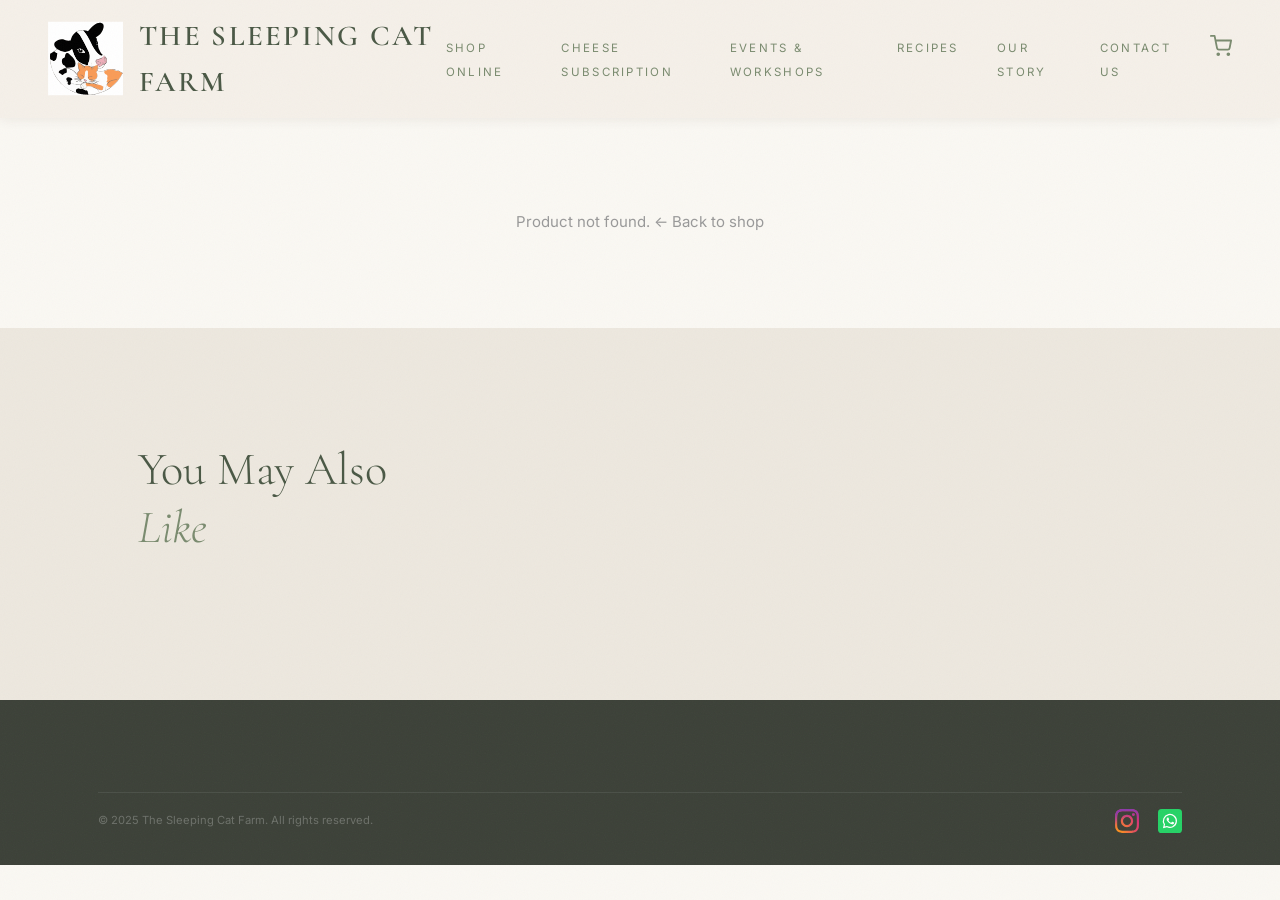
<file: pages/product-template.html>
<!DOCTYPE html>
<html lang="en">

<head>
  <meta charset="UTF-8" />
  <meta name="viewport" content="width=device-width, initial-scale=1.0" />
  <link rel="icon" type="image/svg+xml" href="../assets/icons/favicon.svg">
  <title>Product — The Sleeping Cat Farm</title> <!-- overwritten by JS -->

  <link rel="preconnect" href="https://fonts.googleapis.com" />
  <link rel="preconnect" href="https://fonts.gstatic.com" crossorigin />
  <link
    href="https://fonts.googleapis.com/css2?family=Cormorant+Garamond:ital,wght@0,300;0,400;0,500;0,600;1,300;1,400;1,500&family=Inter:wght@300;400;500&display=swap"
    rel="stylesheet" />

  <link rel="stylesheet" href="../css/base.css" />
  <link rel="stylesheet" href="../css/components.css" />
  <link rel="stylesheet" href="../css/sections.css" />
  <link rel="stylesheet" href="../css/pages.css" />
  <link rel="stylesheet" href="../css/responsive.css" />
</head>

<body class="inner-page">

  <!-- NAV -->
  <nav id="navbar" class="scrolled">
    <a href="../index.html" class="nav-logo-wrapper">
      <img src="../assets/icons/farm-logo.svg" alt="The Sleeping Cat Farm Logo" class="nav-logo-icon">
      <div class="nav-logo"></div>
    </a>
    <ul class="nav-links" id="nav-links"></ul>
    <button class="nav-hamburger" aria-label="Menu">
      <span></span><span></span><span></span>
    </button>
  </nav>
  <div class="nav-overlay"></div>

  <!-- PRODUCT DETAIL HERO WRAPPER -->
  <div class="product-detail-hero" style="margin-top: 50px; padding-bottom: 30px;">
    <div class="product-detail-layout">

      <!-- LEFT: Photo Gallery -->
      <div class="product-gallery" id="product-gallery">
        <!-- Populated by JS -->
      </div>

      <!-- RIGHT: Product Info -->
      <div class="product-info" id="product-info">
        <!-- Populated by JS -->
      </div>

    </div>
  </div>

  <!-- RELATED / YOU MAY ALSO LIKE (simple row of other products) -->

  <section class="product-row-section" style="padding-top: var(--space-xl);">
    <div class="product-row-header reveal" style="max-width:1100px; margin:0 auto 2rem; padding:0 var(--space-lg);">
      <h2 class="section-title">You May Also<br><em>Like</em></h2>
    </div>
    <div class="product-row" id="related-products-grid"
      style="max-width:1100px; margin:0 auto; padding:0 var(--space-lg);"></div>
  </section>

  <!-- FOOTER -->
  <footer id="contact">
    <div class="footer-bottom">
      <span id="footer-copyright"></span>
      <div class="social-links" id="footer-social-logo"></div>
    </div>
  </footer>

  <!-- SCRIPTS -->
  <script src="../js/config.js"></script>
  <script src="../js/cart.js"></script>
  <script src="../js/render.js"></script>
  <script src="../js/animations.js"></script>
  <script>
    (function () {
      // ─── Determine which product to show from the filename ───
      const filename = window.location.pathname.split('/').pop(); // e.g. "product-dozing-gold.html"
      const slug = filename.replace('product-', '').replace('.html', '');
      const product = SITE_CONFIG.products.find(p => p.slug === slug);

      if (!product) {
        document.title = 'Product Not Found';
        document.querySelector('.product-detail-hero').innerHTML =
          '<p style="text-align:center; padding:4rem; color:#999;">Product not found. <a href="../index.html">← Back to shop</a></p>';
        renderBrand(); renderNav(); renderFooter(); renderSocial();
        initAnimations();
        return;
      }

      // ─── Page title ───
      document.title = `${product.name.replace(/&amp;/g, '&')} — The Sleeping Cat Farm`;

      // ─── Photo Gallery ───
      const galleryEl = document.getElementById('product-gallery');
      const thumbCount = 3;

      galleryEl.innerHTML =
        `<div class="product-gallery-main gallery-${product.cardStyle}">
       <div class="gallery-bg"></div>
       <div class="gallery-wheel"></div>
     </div>
     <div class="product-gallery-thumbs">
       ${Array.from({ length: thumbCount }, (_, i) =>
          `<div class="thumb thumb-${product.cardStyle} ${i === 0 ? 'active' : ''}" onclick="setActiveThumb(this)">
            <div class="thumb-bg" style="filter: ${i === 1 ? 'brightness(0.9)' : i === 2 ? 'brightness(1.08) saturate(1.2)' : 'none'};"></div>
          </div>`
        ).join('')}
     </div>`;

      // ─── Product Info ───
      const infoEl = document.getElementById('product-info');
      infoEl.innerHTML =
        `<!-- Breadcrumb -->
     <div class="breadcrumb">
       <a href="../index.html">Home</a><span>/</span>
       <a href="../index.html#collection">Our Cheese</a><span>/</span>
       <strong>${product.name}</strong>
     </div>

     <!-- Type & Name -->
     <div class="product-type">${product.type}</div>
     <h1 class="product-name">${product.name}</h1>
     <div class="product-price">${product.price}</div>
     <p  class="product-desc">${product.desc}</p>

     <!-- Meta row -->
     <div class="product-meta">
       <div class="product-meta-item">
         <div class="meta-label">Weight</div>
         <div class="meta-value">${product.weight}</div>
       </div>
       <div class="product-meta-item">
         <div class="meta-label">Best Within</div>
         <div class="meta-value">${product.bestWithin}</div>
       </div>
       <div class="product-meta-item">
         <div class="meta-label">Rennet</div>
         <div class="meta-value">${product.rennet}</div>
       </div>
     </div>

     <!-- Add to Cart CTA -->
     <button class="btn-add-cart" id="product-add-cart">
       <svg viewBox="0 0 24 24" fill="none" stroke="currentColor" stroke-width="2" stroke-linecap="round" stroke-linejoin="round">
         <circle cx="9" cy="21" r="1"/><circle cx="20" cy="21" r="1"/>
         <path d="M1 1h4l2.68 13.39a2 2 0 0 0 2 1.61h9.72a2 2 0 0 0 2-1.61L23 6H6"/>
       </svg>
       Add to Cart
     </button>

     <!-- Accordion Sections -->
     <div class="detail-accordion">

       <!-- NUTRITION -->
       <div class="detail-accordion-item">
         <button class="detail-accordion-btn">
           Nutrition Info <span class="accordion-icon">+</span>
         </button>
         <div class="detail-accordion-body">
           <div class="accordion-content">
             <p style="margin-bottom:.6rem; font-size:.7rem; letter-spacing:.1em; text-transform:uppercase; color:var(--gold);">Nutritional Information per 100g</p>
             <div class="nutrition-grid">
               <div class="nutrition-item"><div class="n-value">${product.nutrition.energy}</div><div class="n-label">Energy</div></div>
               <div class="nutrition-item"><div class="n-value">${product.nutrition.carbs}</div><div class="n-label">Carbs</div></div>
               <div class="nutrition-item"><div class="n-value">${product.nutrition.fat}</div><div class="n-label">Fat</div></div>
               <div class="nutrition-item"><div class="n-value">${product.nutrition.protein}</div><div class="n-label">Protein</div></div>
               <div class="nutrition-item"><div class="n-value">${product.nutrition.sodium}</div><div class="n-label">Sodium</div></div>
             </div>
           </div>
         </div>
       </div>

       <!-- HOW TO ENJOY -->
       <div class="detail-accordion-item">
         <button class="detail-accordion-btn">
           How to Enjoy <span class="accordion-icon">+</span>
         </button>
         <div class="detail-accordion-body">
           <div class="accordion-content">
             <p>${product.howToEnjoy}</p>
           </div>
         </div>
       </div>

       <!-- PAIRINGS -->
       <div class="detail-accordion-item">
         <button class="detail-accordion-btn">
           Pairings <span class="accordion-icon">+</span>
         </button>
         <div class="detail-accordion-body">
           <div class="accordion-content">
             <p style="margin-bottom:.5rem;"><strong style="color:var(--deep-brown);">Condiments & Crackers</strong></p>
             <div class="pairing-tags">
               ${product.pairings.condiments.map(c => `<span class="pairing-tag">${c}</span>`).join('')}
             </div>
             <p style="margin-top:1rem; margin-bottom:.5rem;"><strong style="color:var(--deep-brown);">Wine Pairing</strong></p>
             <p>${product.pairings.wine}</p>
           </div>
         </div>
       </div>

       <!-- HOW TO STORE -->
       <div class="detail-accordion-item">
         <button class="detail-accordion-btn">
           How to Store <span class="accordion-icon">+</span>
         </button>
         <div class="detail-accordion-body">
           <div class="accordion-content">
             <ul>
               ${product.storage.map(tip => `<li>${tip}</li>`).join('')}
             </ul>
           </div>
         </div>
       </div>

     </div>`;

      // ─── Add to Cart handler ───
      document.getElementById('product-add-cart').addEventListener('click', function () {
        Cart.addItem(product);
      });

      // ─── Related Products (show up to 4 other products) ───
      const related = SITE_CONFIG.products.filter(p => p.slug !== slug).slice(0, 4);
      const relatedGrid = document.getElementById('related-products-grid');
      relatedGrid.innerHTML = related.map(p => {
        return `<a href="product-${p.slug}.html" class="product-mini-card mini-${p.cardStyle} reveal" style="text-decoration:none; color:inherit;">
              <div class="mini-card-img">
                <div class="mini-card-bg"></div>
                <div class="mini-wheel"></div>
              </div>
              <div class="mini-card-body">
                <div class="mini-type">${p.type}</div>
                <h4>${p.name}</h4>
                <div class="mini-price">${p.price}</div>
              </div>
            </a>`;
      }).join('');

      // ─── Render shared sections ───
      renderBrand();
      renderNav();
      renderFooter();
      renderSocial();
      initAnimations();

    })();

    /* Thumb switcher */
    function setActiveThumb(el) {
      el.closest('.product-gallery-thumbs').querySelectorAll('.thumb').forEach(t => t.classList.remove('active'));
      el.classList.add('active');
    }

  </script>

</body>

</html>
</file>
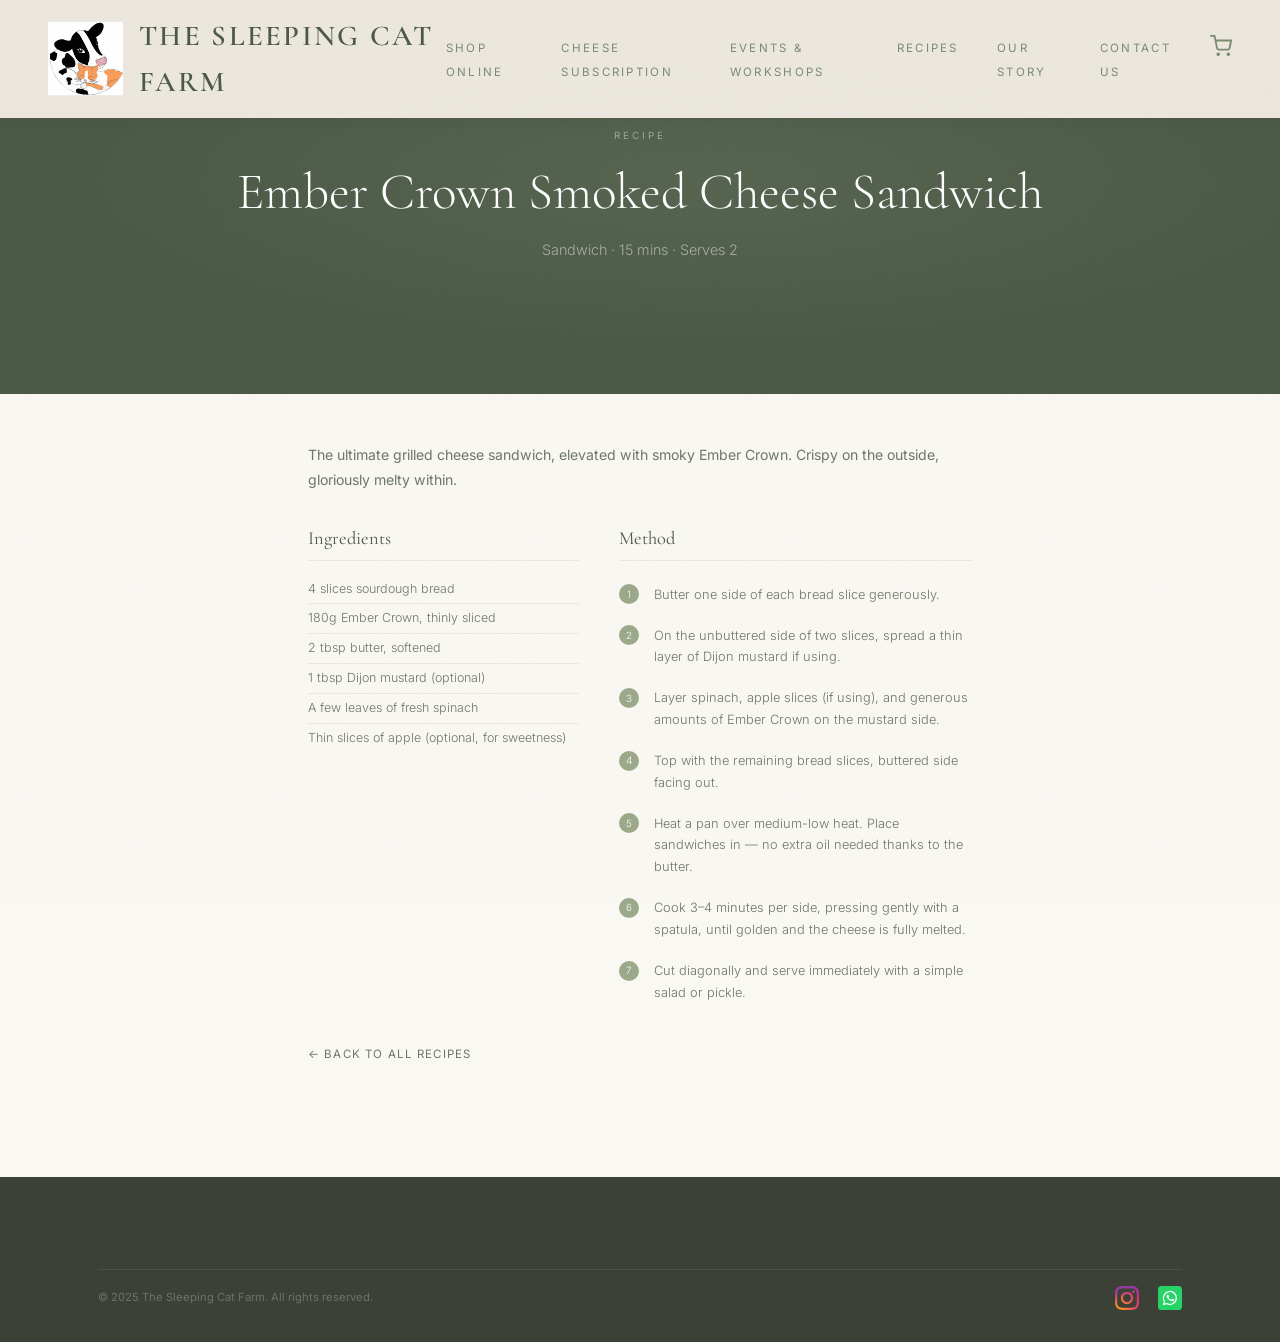
<file: pages/recipe-ember-crown-grilled-sandwich.html>
<!DOCTYPE html>
<html lang="en">
<head>
  <meta charset="UTF-8" />
  <meta name="viewport" content="width=device-width, initial-scale=1.0" />
  <link rel="icon" type="image/svg+xml" href="../assets/icons/favicon.svg">
  <title>Recipe — The Sleeping Cat Farm</title>

  <link rel="preconnect" href="https://fonts.googleapis.com" />
  <link rel="preconnect" href="https://fonts.gstatic.com" crossorigin />
  <link href="https://fonts.googleapis.com/css2?family=Cormorant+Garamond:ital,wght@0,300;0,400;0,500;0,600;1,300;1,400;1,500&family=Inter:wght@300;400;500&display=swap" rel="stylesheet" />

  <link rel="stylesheet" href="../css/base.css" />
  <link rel="stylesheet" href="../css/components.css" />
  <link rel="stylesheet" href="../css/sections.css" />
  <link rel="stylesheet" href="../css/pages.css" />
  <link rel="stylesheet" href="../css/responsive.css" />
</head>
<body class="inner-page">

<!-- NAV -->
<nav id="navbar" class="scrolled">
  <a href="../index.html" class="nav-logo-wrapper">
    <img src="../assets/icons/farm-logo.svg" alt="The Sleeping Cat Farm Logo" class="nav-logo-icon">
    <div class="nav-logo"></div>
  </a>
  <ul class="nav-links" id="nav-links"></ul>
  <button class="nav-hamburger" aria-label="Menu">
    <span></span><span></span><span></span>
  </button>
</nav>
<div class="nav-overlay"></div>

<!-- RECIPE HERO (gradient banner) -->
<section class="page-hero" id="recipe-hero">
  <div class="section-label">Recipe</div>
  <h2 class="section-title" id="recipe-hero-title"></h2>
  <p  class="section-desc"  id="recipe-hero-meta"></p>
</section>

<!-- RECIPE DETAIL -->
<div class="page-body">
  <div class="recipe-detail-section" id="recipe-detail">
    <!-- Populated by JS -->
  </div>
</div>

<!-- FOOTER -->
<footer id="contact">
  <div class="footer-bottom">
    <span id="footer-copyright"></span>
    <div  class="social-links" id="footer-social-logo"></div>
  </div>
</footer>

<!-- SCRIPTS -->
<script src="../js/config.js"></script>
<script src="../js/cart.js"></script>
<script src="../js/render.js"></script>
<script src="../js/animations.js"></script>
<script>
(function() {
  // Determine recipe from filename
  const filename = window.location.pathname.split('/').pop();
  const slug     = filename.replace('recipe-', '').replace('.html', '');
  const recipe   = SITE_CONFIG.recipes.find(r => r.slug === slug);

  if (!recipe) {
    document.title = 'Recipe Not Found';
    document.getElementById('recipe-detail').innerHTML =
      '<p style="text-align:center; color:#999;">Recipe not found. <a href="recipes.html">← Back to Recipes</a></p>';
    renderBrand(); renderNav(); renderFooter(); renderSocial(); initAnimations();
    return;
  }

  // Page title & hero
  document.title = `${recipe.title.replace(/&amp;/g,'&')} — The Sleeping Cat Farm`;
  document.getElementById('recipe-hero-title').innerHTML = recipe.title;
  document.getElementById('recipe-hero-meta').textContent =
    `${recipe.category} · ${recipe.time} · Serves ${recipe.servings}`;

  // Recipe detail body
  const detailEl = document.getElementById('recipe-detail');
  detailEl.innerHTML =
    `<!-- Intro -->
     <p class="recipe-intro">${recipe.intro}</p>

     <!-- Two column: Ingredients + Method -->
     <div class="recipe-two-col">
       <!-- Ingredients -->
       <div>
         <h4>Ingredients</h4>
         <ul class="ingredient-list">
           ${recipe.ingredients.map(i => `<li>${i}</li>`).join('')}
         </ul>
       </div>

       <!-- Method -->
       <div>
         <h4>Method</h4>
         <ol class="method-list">
           ${recipe.method.map(step => `<li>${step}</li>`).join('')}
         </ol>
       </div>
     </div>

     <!-- Back link -->
     <a href="recipes.html" style="display:inline-block; margin-top:2rem; font-size:.72rem; color:var(--text-muted); text-decoration:none; letter-spacing:.1em; text-transform:uppercase;">← Back to All Recipes</a>`;

  // Shared renders
  renderBrand();
  renderNav();
  renderFooter();
  renderSocial();
  initAnimations();
})();
</script>

</body>
</html>
</file>
<file: css/base.css>
/* ============================================
   BASE.CSS
   Reset · CSS Variables · Global Styles
   ============================================ */

/* ─── RESET ─── */
*, *::before, *::after {
  box-sizing: border-box;
  margin: 0;
  padding: 0;
}

/* ─── CSS VARIABLES (Design Tokens) ─── */
/*
  ╔══════════════════════════════════════════╗
  ║  EDIT THESE to retheme the entire site   ║
  ║  instantly.  Everything pulls from here. ║
  ╚══════════════════════════════════════════╝
*/
:root {
  /* Colours - Natural Farmstead Palette */
  --cream:       #faf8f3;
  --cream-dark:  #ede8df;
  --warm-brown:  #7a8b6f;    /* Soft sage green */
  --deep-brown:  #4a5845;    /* Deep forest green */
  --gold:        #9ca88a;    /* Muted olive */
  --gold-light:  #b8c5a8;    /* Soft meadow green */
  --charcoal:    #3c4138;    /* Natural charcoal with green undertone */
  --text-muted:  #6d7768;    /* Muted moss */

  /* Typography */
  --font-serif:  'Cormorant Garamond', Georgia, serif;
  --font-sans:   'Inter', system-ui, sans-serif;

  /* Spacing scale (optional — use where helpful) */
  --space-sm:    0.75rem;
  --space-md:    1.5rem;
  --space-lg:    3rem;
  --space-xl:    7rem;
}

/* ─── GLOBAL ─── */
html { scroll-behavior: smooth; }

body {
  font-family: var(--font-sans);
  background-color: var(--cream);
  color: var(--charcoal);
  font-size: 15px;
  line-height: 1.6;
  overflow-x: hidden;
}

a { text-decoration: none; color: inherit; }

img { display: block; max-width: 100%; }

/* ─── GRAIN OVERLAY ─── */
/* Subtle noise texture over the whole page for a tactile, rustic feel */
body::after {
  content: '';
  position: fixed;
  inset: 0;
  pointer-events: none;
  z-index: 999;
  opacity: .035;
  background-image: url("data:image/svg+xml,%3Csvg viewBox='0 0 256 256' xmlns='http://www.w3.org/2000/svg'%3E%3Cfilter id='n'%3E%3CfeTurbulence type='fractalNoise' baseFrequency='0.9' numOctaves='4' stitchTiles='stitch'/%3E%3C/filter%3E%3Crect width='100%25' height='100%25' filter='url(%23n)'/%3E%3C/svg%3E");
  background-size: 256px 256px;
}
</file>
<file: css/components.css>
/* ============================================
   COMPONENTS.CSS
   Reusable UI Pieces
   Nav · Buttons · Section Headers · Reveal
   ============================================ */

/* ─── NAVIGATION ─── */
nav {
  position: fixed;
  top: 0; left: 0; right: 0;
  z-index: 100;
  display: flex;
  align-items: center;
  justify-content: space-between;
  padding: 1.4rem 3rem;
  transition: background .4s, box-shadow .4s, padding .4s;
}

nav.scrolled {
  background: rgba(245, 240, 232, .92);
  backdrop-filter: blur(8px);
  box-shadow: 0 1px 12px rgba(61, 43, 31, .08);
  padding: 0.8rem 3rem;
}

.nav-logo-wrapper {
  display: flex;
  align-items: center;
  gap: 1rem;
  text-decoration: none;
  cursor: pointer;
  transition: opacity .3s;
}

.nav-logo-wrapper:hover {
  opacity: 0.8;
}

.nav-logo-icon {
  width: 75px;
  height: 75px;
  transition: transform .3s;
}

.nav-logo-wrapper:hover .nav-logo-icon {
  transform: scale(1.05);
}

.nav-logo {
  font-family: var(--font-serif);
  font-size: 1.8rem;
  font-weight: 600;
  letter-spacing: .08em;
  color: #fff;
  text-transform: uppercase;
  transition: color .4s;
}

nav.scrolled .nav-logo {
  color: var(--deep-brown);
}

.nav-links {
  display: flex;
  gap: 2.4rem;
  list-style: none;
}

.nav-links a {
  font-size: .72rem;
  font-weight: 400;
  letter-spacing: .2em;
  text-transform: uppercase;
  color: rgba(255, 255, 255, .85);
  position: relative;
  padding-bottom: 4px;
  transition: color .3s;
}

nav.scrolled .nav-links a {
  color: var(--warm-brown);
}

.nav-links a::after {
  content: '';
  position: absolute;
  bottom: 0; left: 0;
  width: 0; height: 1px;
  background: rgba(255, 255, 255, .6);
  transition: width .35s ease, background .4s;
}

nav.scrolled .nav-links a::after {
  background: var(--gold);
}

.nav-links a:hover            { color: #fff; }
.nav-links a:hover::after     { width: 100%; }

nav.scrolled .nav-links a:hover { color: var(--deep-brown); }

/* ─── DROPDOWN MENUS ─── */
.has-dropdown { position: relative; }

.has-dropdown .dropdown {
  position: absolute;
  top: calc(100% + 12px);
  left: 50%;
  transform: translateX(-50%);
  background: rgba(250, 248, 243, .97);
  backdrop-filter: blur(10px);
  box-shadow: 0 8px 32px rgba(61,43,31,.12);
  min-width: 180px;
  padding: .6rem 0;
  list-style: none;
  opacity: 0;
  visibility: hidden;
  transition: opacity .25s, transform .25s;
  transform: translateX(-50%) translateY(-6px);
  z-index: 200;
  pointer-events: none;
}

.has-dropdown:hover .dropdown,
.has-dropdown.open  .dropdown,
.dropdown:hover {
  opacity: 1;
  visibility: visible;
  transform: translateX(-50%) translateY(0);
  pointer-events: auto;
}

/* Keep dropdown visible when hovering over it */
.has-dropdown:hover .dropdown::before,
.dropdown:hover::before {
  pointer-events: auto;
}

.has-dropdown .dropdown li a {
  display: block;
  padding: .5rem 1.4rem;
  font-size: .68rem;
  letter-spacing: .16em;
  text-transform: uppercase;
  color: var(--warm-brown);
  transition: background .2s, color .2s;
}
.has-dropdown .dropdown li a:hover {
  background: var(--cream-dark);
  color: var(--deep-brown);
}
.has-dropdown .dropdown li a::after { display: none; }

/* Small arrow pointing up */
.has-dropdown .dropdown::before {
  content: '';
  position: absolute;
  top: -6px; left: 50%;
  transform: translateX(-50%);
  border-left: 6px solid transparent;
  border-right: 6px solid transparent;
  border-bottom: 6px solid rgba(250,248,243,.97);
}


/* ─── BUTTONS ─── */
.btn-primary {
  display: inline-block;
  padding: .85rem 2.4rem;
  border: 1px solid var(--gold);
  color: var(--gold-light);
  font-size: .68rem;
  letter-spacing: .25em;
  text-transform: uppercase;
  font-family: var(--font-sans);
  font-weight: 400;
  background: transparent;
  cursor: pointer;
  transition: background .3s, color .3s, box-shadow .3s;
}

.btn-primary:hover {
  background: var(--gold);
  color: #fff;
  box-shadow: 0 4px 18px rgba(156, 168, 138, .35);
}


/* ─── SECTION SHARED HEADINGS ─── */
section { padding: var(--space-xl) var(--space-lg); }

.section-label {
  font-size: .62rem;
  letter-spacing: .3em;
  text-transform: uppercase;
  color: var(--gold);
  margin-bottom: 1rem;
  text-align: center;
}

.section-title {
  font-family: var(--font-serif);
  font-size: clamp(2rem, 4vw, 2.9rem);
  font-weight: 300;
  color: var(--deep-brown);
  text-align: center;
  margin-bottom: .8rem;
  line-height: 1.25;
}

.section-title em {
  font-style: italic;
  color: var(--warm-brown);
}

.section-desc {
  text-align: center;
  max-width: 540px;
  margin: 0 auto 3.2rem;
  color: var(--text-muted);
  font-size: .9rem;
  font-weight: 300;
  line-height: 1.8;
}


/* ─── SCROLL REVEAL ─── */
/* .reveal is added to elements that should animate in on scroll.
   animations.js IntersectionObserver appends .visible to trigger. */
.reveal {
  opacity: 0;
  transform: translateY(28px);
  transition: opacity .7s cubic-bezier(.22,.61,0,1),
              transform .7s cubic-bezier(.22,.61,0,1);
}

.reveal.visible {
  opacity: 1;
  transform: translateY(0);
}


/* ─── WHATSAPP BUTTON ─── */
.btn-whatsapp {
  display: inline-flex;
  align-items: center;
  gap: 8px;
}

.btn-whatsapp img {
  width: 20px;
  height: 20px;
  flex-shrink: 0;
}

.btn-whatsapp {
  display: inline-flex;
  align-items: center;
  justify-content: center;
  gap: 10px;
  background-color: #25D366; /* WhatsApp Green */
  color: #fff;
  padding: 0.8rem 1.5rem;
  border-radius: 6px;
  font-family: var(--font-sans);
  font-weight: 500;
  font-size: 0.9rem;
  text-decoration: none;
  border: none;
  cursor: pointer;
  transition: background-color 0.3s, transform 0.2s, box-shadow 0.3s;
  box-shadow: 0 4px 12px rgba(37, 211, 102, 0.2);
}

.btn-whatsapp:hover {
  background-color: #128C7E;
  transform: translateY(-2px);
  box-shadow: 0 6px 16px rgba(37, 211, 102, 0.3);
}


/* ─── HAMBURGER MENU ─── */
.nav-hamburger {
  display: none;
  background: none;
  border: none;
  cursor: pointer;
  padding: 6px;
  z-index: 110;
}

.nav-hamburger span {
  display: block;
  width: 24px;
  height: 2px;
  background: #fff;
  margin: 5px 0;
  transition: transform .3s, opacity .3s, background .3s;
}

nav.scrolled .nav-hamburger span { background: var(--deep-brown); }

.nav-hamburger.open span:nth-child(1) { transform: rotate(45deg) translate(5px, 5px); }
.nav-hamburger.open span:nth-child(2) { opacity: 0; }
.nav-hamburger.open span:nth-child(3) { transform: rotate(-45deg) translate(5px, -5px); }

/* Mobile nav overlay */
.nav-overlay {
  display: none;
  position: fixed;
  inset: 0;
  background: rgba(0,0,0,.4);
  z-index: 98;
}

.nav-overlay.active { display: block; }


/* ─── CART ICON IN NAV ─── */
.nav-cart-link {
  position: relative;
  display: flex;
  align-items: center;
}

.nav-cart-icon {
  width: 22px;
  height: 22px;
}

.cart-badge {
  position: absolute;
  top: -8px;
  right: -10px;
  background: var(--gold);
  color: #fff;
  font-size: .55rem;
  font-weight: 600;
  min-width: 17px;
  height: 17px;
  border-radius: 50%;
  display: flex;
  align-items: center;
  justify-content: center;
  line-height: 1;
  letter-spacing: 0;
}


/* ─── ADD TO CART BUTTON ─── */
.btn-add-cart {
  display: inline-flex;
  align-items: center;
  gap: .5rem;
  padding: .9rem 2rem;
  background: var(--deep-brown);
  color: #fff;
  font-size: .68rem;
  letter-spacing: .2em;
  text-transform: uppercase;
  font-family: var(--font-sans);
  font-weight: 500;
  border: none;
  border-radius: 4px;
  cursor: pointer;
  text-decoration: none;
  transition: background .3s, box-shadow .3s, transform .15s;
}

.btn-add-cart:hover {
  background: var(--warm-brown);
  box-shadow: 0 4px 18px rgba(74,88,69,.35);
  transform: translateY(-1px);
}

.btn-add-cart svg {
  width: 16px;
  height: 16px;
  flex-shrink: 0;
}

/* Smaller variant for card grids */
.btn-add-cart-sm {
  padding: .55rem 1rem;
  font-size: .6rem;
  border-radius: 3px;
}


/* ─── CART TOAST NOTIFICATION ─── */
.cart-toast {
  position: fixed;
  bottom: 2rem;
  left: 50%;
  transform: translateX(-50%) translateY(20px);
  background: var(--deep-brown);
  color: #fff;
  padding: .8rem 1.6rem;
  border-radius: 6px;
  font-size: .78rem;
  font-family: var(--font-sans);
  font-weight: 400;
  letter-spacing: .05em;
  box-shadow: 0 6px 24px rgba(0,0,0,.2);
  z-index: 10000;
  opacity: 0;
  transition: opacity .3s, transform .3s;
  pointer-events: none;
  white-space: nowrap;
}

.cart-toast.show {
  opacity: 1;
  transform: translateX(-50%) translateY(0);
}
</file>
<file: css/sections.css>
/* ============================================
   SECTIONS.CSS
   Hero · Marquee · Story · Collection ·
   Process · Featured · Testimonials ·
   Subscription · Social · Location/Map · Footer
   ============================================ */


/* ─── HERO ─── */
.hero {
  position: relative;
  height: 100vh;
  min-height: 620px;
  display: flex;
  align-items: center;
  justify-content: center;
  overflow: hidden;
  background: var(--deep-brown);
}

/* Hero Slideshow */
.hero-slideshow {
  position: absolute;
  inset: 0;
  z-index: 0;
}

.hero-slide {
  position: absolute;
  inset: 0;
  background-size: cover;
  background-position: center;
  opacity: 0;
  transition: opacity 1.5s ease-in-out;
}

.hero-slide.active {
  opacity: 1;
}

.hero-bg {
  position: absolute;
  inset: 0;
  background: linear-gradient(180deg, rgba(74, 88, 69, 0) 40%, rgba(74, 88, 69, .3) 100%);
  opacity: .5;
  z-index: 1;
}

.hero::before {
  content: '';
  position: absolute;
  inset: 0;
  background: transparent;
  z-index: 1;
}

.hero-content {
  position: relative;
  z-index: 2;
  text-align: center;
  max-width: 720px;
  padding-inline: 1.5rem;
}

.hero-tag {
  display: none;
}

.hero-title {
  display: none;
}

.hero-sub {
  display: none;
}

.hero-buttons {
  display: flex;
  gap: 1.2rem;
  justify-content: center;
  flex-wrap: wrap;
}

.hero-buttons .btn-primary {
  background: rgba(255, 255, 255, 0.15);
  backdrop-filter: blur(10px);
  border: 2px solid rgba(255, 255, 255, 0.8);
  color: #fff;
  padding: 1rem 2.8rem;
  font-size: 0.75rem;
  font-weight: 500;
  transition: all .3s ease;
}

.hero-buttons .btn-primary:hover {
  background: rgba(255, 255, 255, 0.95);
  color: var(--deep-brown);
  border-color: #fff;
  transform: translateY(-2px);
  box-shadow: 0 8px 24px rgba(0, 0, 0, 0.2);
}

.scroll-hint {
  position: absolute;
  bottom: 2.2rem;
  left: 50%;
  transform: translateX(-50%);
  z-index: 2;
  display: flex;
  flex-direction: column;
  align-items: center;
  gap: .5rem;
  color: rgba(255, 255, 255, .3);
  font-size: .6rem;
  letter-spacing: .2em;
  text-transform: uppercase;
}

.scroll-hint .line {
  width: 1px;
  height: 32px;
  background: linear-gradient(to bottom, rgba(255, 255, 255, .5), transparent);
  animation: scrollPulse 2s infinite;
}

@keyframes scrollPulse {

  0%,
  100% {
    opacity: .3;
    transform: scaleY(1);
  }

  50% {
    opacity: 1;
    transform: scaleY(1.3);
  }
}


/* ─── MARQUEE ─── */
.marquee-strip {
  background: var(--deep-brown);
  padding: 1.15rem 0;
  overflow: hidden;
  white-space: nowrap;
}

.marquee-track {
  display: inline-flex;
  animation: marquee 30s linear infinite;
}

.marquee-track span {
  font-family: var(--font-serif);
  font-size: .85rem;
  font-weight: 300;
  color: var(--gold-light);
  letter-spacing: .15em;
  text-transform: uppercase;
  padding: 0 2.5rem;
}

.marquee-track .dot {
  color: var(--gold);
  font-size: .5rem;
  vertical-align: middle;
  padding: 0 .2rem;
}

@keyframes marquee {
  to {
    transform: translateX(-50%);
  }
}


/* ─── STORY ─── */
.story-section {
  padding: 0;
  background: var(--cream);
}

.story {
  background: var(--cream);
  display: grid;
  grid-template-columns: 1fr 1fr;
  gap: 0;
  max-width: 1200px;
  margin: 0 auto;
  align-items: center;
}

.story-visual {
  position: relative;
  aspect-ratio: 4/5;
  background: linear-gradient(145deg, #7a8b6f, #5a6852);
  overflow: hidden;
}

.story-visual::after {
  content: '';
  position: absolute;
  inset: 0;
  background:
    radial-gradient(ellipse 60% 50% at 35% 45%, rgba(184, 197, 168, .15) 0%, transparent 70%),
    url("data:image/svg+xml,%3Csvg viewBox='0 0 200 200' xmlns='http://www.w3.org/2000/svg'%3E%3Cfilter id='n'%3E%3CfeTurbulence type='fractalNoise' baseFrequency='.65' numOctaves='3' stitchTiles='stitch'/%3E%3C/filter%3E%3Crect width='100%25' height='100%25' filter='url(%23n)' opacity='.08'/%3E%3C/svg%3E");
  pointer-events: none;
}

.story-cat {
  position: absolute;
  bottom: 12%;
  left: 50%;
  transform: translateX(-50%);
  z-index: 1;
  width: 55%;
  opacity: .9;
}

.story-text {
  padding: 3rem 3.5rem 3rem 4rem;
}

.story-text .section-label,
.story-text .section-title,
.story-text .section-desc {
  text-align: left;
}

.contact-info .section-label,
.contact-info .section-title {
  text-align: left;
}

.story-text .section-desc {
  margin: 0 0 2rem;
}

.story-pillars {
  display: grid;
  grid-template-columns: 1fr 1fr;
  gap: 1.6rem;
  margin-top: 2rem;
}

.pillar {
  border-top: 1px solid var(--gold);
  padding-top: .9rem;
}

.pillar h4 {
  font-family: var(--font-serif);
  font-size: 1rem;
  font-weight: 500;
  color: var(--deep-brown);
  margin-bottom: .3rem;
}

.pillar p {
  font-size: .78rem;
  color: var(--text-muted);
  font-weight: 300;
  line-height: 1.6;
}


/* ─── CHEESE COLLECTION CARDS ─── */
.collection {
  background: var(--cream-dark);
}

.cheese-grid {
  display: grid;
  grid-template-columns: repeat(3, 1fr);
  gap: 1.8rem;
  max-width: 1100px;
  margin: 0 auto;
}

.cheese-card {
  background: var(--cream);
  overflow: hidden;
  position: relative;
  cursor: pointer;
  transition: transform .4s ease, box-shadow .4s ease;
  transform-style: preserve-3d;
  /* enables the JS tilt animation */
}

.cheese-card:hover {
  box-shadow: 0 12px 40px rgba(74, 88, 69, .12);
}

.cheese-card-img {
  aspect-ratio: 3 / 3.2;
  position: relative;
  overflow: hidden;
}

/* ─── Gradient placeholder (shown when no photo) ─── */
.cheese-card-img .card-bg {
  width: 100%;
  height: 100%;
  transition: transform .6s ease;
}

.cheese-card:hover .card-bg {
  transform: scale(1.06);
}

.card-aged .card-bg {
  background: linear-gradient(160deg, #8b9d7e 0%, #5a6852 100%);
}

.card-fresh .card-bg {
  background: linear-gradient(160deg, #b8d4a8 0%, #87a578 100%);
}

.card-blue .card-bg {
  background: linear-gradient(160deg, #7a8b8a 0%, #52615e 100%);
}

.card-goat .card-bg {
  background: linear-gradient(160deg, #a8b89a 0%, #798766 100%);
}

.card-smoke .card-bg {
  background: linear-gradient(160deg, #7a7968 0%, #52554a 100%);
}

.card-cream .card-bg {
  background: linear-gradient(160deg, #c9d4bb 0%, #9caa8c 100%);
}

/* Decorative wheel overlay on placeholder */
.cheese-wheel {
  position: absolute;
  top: 50%;
  left: 50%;
  transform: translate(-50%, -50%);
  width: 62%;
  aspect-ratio: 1;
  border-radius: 50%;
  border: 1px solid rgba(255, 255, 255, .15);
  background: rgba(255, 255, 255, .05);
  backdrop-filter: blur(1px);
  pointer-events: none;
}

.cheese-wheel::before {
  content: '';
  position: absolute;
  inset: 12%;
  border-radius: 50%;
  border: 1px solid rgba(255, 255, 255, .1);
}

/* ─── Product photo (shown when image is provided) ─── */
.card-photo {
  width: 100%;
  height: 100%;
  object-fit: cover;
  object-position: center;
  transition: transform .6s ease;
}

.cheese-card:hover .card-photo {
  transform: scale(1.06);
}

/* Card body text */
.cheese-card-body {
  padding: 1.6rem 1.5rem 1.8rem;
}

.cheese-card-body .cheese-type {
  font-size: .6rem;
  letter-spacing: .22em;
  text-transform: uppercase;
  color: var(--gold);
  margin-bottom: .45rem;
}

.cheese-card-body h3 {
  font-family: var(--font-serif);
  font-size: 1.35rem;
  font-weight: 400;
  color: var(--deep-brown);
  margin-bottom: .35rem;
}

.cheese-card-body p {
  font-size: .78rem;
  color: var(--text-muted);
  font-weight: 300;
  line-height: 1.6;
  margin-bottom: .9rem;
}

.cheese-card-body .price {
  font-family: var(--font-serif);
  font-size: 1.05rem;
  color: var(--warm-brown);
  font-weight: 500;
}


/* ─── PROCESS ─── */
.process {
  background: var(--deep-brown);
  color: #fff;
}

.process .section-label {
  color: var(--gold);
}

.process .section-title {
  color: #fff;
}

.process .section-desc {
  color: rgba(255, 255, 255, .45);
}

.process-steps {
  display: grid;
  grid-template-columns: repeat(4, 1fr);
  gap: 1.8rem;
  max-width: 1060px;
  margin: 0 auto;
}

.step {
  text-align: center;
}

.step-number {
  width: 52px;
  height: 52px;
  border-radius: 50%;
  border: 1px solid var(--gold);
  display: flex;
  align-items: center;
  justify-content: center;
  margin: 0 auto 1.2rem;
  font-family: var(--font-serif);
  font-size: 1.1rem;
  color: var(--gold-light);
  font-weight: 300;
}

.step h4 {
  font-family: var(--font-serif);
  font-size: 1.1rem;
  font-weight: 400;
  color: #fff;
  margin-bottom: .45rem;
}

.step p {
  font-size: .76rem;
  color: rgba(255, 255, 255, .42);
  font-weight: 300;
  line-height: 1.7;
}


/* ─── FEATURED / SIGNATURE ─── */
.featured {
  background: var(--cream);
  padding: var(--space-xl) var(--space-lg);
}

.featured-inner {
  max-width: 1100px;
  margin: 0 auto;
  display: grid;
  grid-template-columns: 1.1fr 1fr;
  gap: 4rem;
  align-items: center;
}

.featured-visual {
  position: relative;
  aspect-ratio: 4/5;
  border-radius: 2px;
  background: linear-gradient(170deg, #8b9d7e 0%, #5a6852 100%);
  overflow: hidden;
}

/* Decorative wheel (placeholder) */
.featured-visual .wheel-big {
  position: absolute;
  top: 50%;
  left: 50%;
  transform: translate(-50%, -50%);
  width: 70%;
  aspect-ratio: 1;
  border-radius: 50%;
  border: 1px solid rgba(255, 255, 255, .18);
  background: rgba(255, 255, 255, .06);
}

.featured-visual .wheel-big::before {
  content: '';
  position: absolute;
  inset: 10%;
  border-radius: 50%;
  border: 1px solid rgba(255, 255, 255, .1);
}

.featured-visual .accent-line {
  position: absolute;
  top: 8%;
  right: -20px;
  width: 80px;
  height: 80px;
  border: 1px solid var(--gold);
  opacity: .35;
}

/* Product photo (replaces placeholder when set in config) */
.featured-photo {
  width: 100%;
  height: 100%;
  object-fit: cover;
  object-position: center;
}

/* Text column */
.featured-text .section-label,
.featured-text .section-title,
.featured-text .section-desc {
  text-align: left;
}

.featured-text .section-desc {
  margin: 0 0 1.8rem;
}

.featured-text .feat-detail {
  display: flex;
  gap: 2.5rem;
  margin-bottom: 2rem;
}

.feat-detail-item h5 {
  font-size: .6rem;
  letter-spacing: .2em;
  text-transform: uppercase;
  color: var(--gold);
  margin-bottom: .3rem;
}

.feat-detail-item p {
  font-family: var(--font-serif);
  font-size: 1.05rem;
  color: var(--deep-brown);
  font-weight: 400;
}


/* ─── TESTIMONIALS ─── */
.testimonials {
  background: var(--cream-dark);
}

.testimonial-grid {
  display: grid;
  grid-template-columns: repeat(3, 1fr);
  gap: 1.6rem;
  max-width: 1060px;
  margin: 0 auto;
}

.testimonial-card {
  background: var(--cream);
  padding: 2.2rem 1.8rem;
  border-top: 1px solid var(--gold);
}

.testimonial-card .stars {
  color: var(--gold);
  font-size: .75rem;
  letter-spacing: .15em;
  margin-bottom: 1rem;
}

.testimonial-card blockquote {
  font-family: var(--font-serif);
  font-size: 1.05rem;
  font-style: italic;
  color: var(--deep-brown);
  line-height: 1.7;
  margin-bottom: 1.2rem;
  font-weight: 300;
}

.testimonial-card .author {
  font-size: .72rem;
  color: var(--text-muted);
  letter-spacing: .1em;
  text-transform: uppercase;
}


/* ─── SUBSCRIPTION CTA ─── */
.subscription {
  background: linear-gradient(135deg, #4a3425 0%, #3d2b1f 100%);
  text-align: center;
  padding: var(--space-xl) var(--space-lg);
  position: relative;
  overflow: hidden;
}

.subscription::before {
  content: '';
  position: absolute;
  top: -40%;
  left: -10%;
  width: 60%;
  height: 180%;
  border-radius: 50%;
  border: 1px solid rgba(184, 149, 106, .1);
}

.subscription::after {
  content: '';
  position: absolute;
  bottom: -30%;
  right: -8%;
  width: 50%;
  height: 160%;
  border-radius: 50%;
  border: 1px solid rgba(184, 149, 106, .08);
}

.subscription .section-label {
  color: var(--gold);
  position: relative;
  z-index: 1;
}

.subscription .section-title {
  color: #fff;
  position: relative;
  z-index: 1;
}

.subscription .section-desc {
  color: rgba(255, 255, 255, .45);
  position: relative;
  z-index: 1;
}

.subscription .btn-primary {
  position: relative;
  z-index: 1;
}


/* ─── SOCIAL SECTION ─── */
.social-section {
  background: var(--cream);
  text-align: center;
}

.social-grid {
  display: flex;
  justify-content: center;
  gap: 2rem;
  flex-wrap: wrap;
  max-width: 900px;
  margin: 0 auto;
}

.social-card {
  display: flex;
  flex-direction: column;
  align-items: center;
  gap: .7rem;
  padding: 1.8rem 2.2rem;
  border: 1px solid var(--cream-dark);
  background: #fff;
  transition: transform .35s ease, box-shadow .35s ease, border-color .35s;
  text-decoration: none;
  color: var(--deep-brown);
}

.social-card:hover {
  transform: translateY(-4px);
  box-shadow: 0 8px 28px rgba(61, 43, 31, .1);
  border-color: var(--gold);
}

.social-icon-wrap {
  width: 44px;
  height: 44px;
  border-radius: 2px;
  display: flex;
  align-items: center;
  justify-content: center;
  background: transparent;
  transition: background .3s;
}

.social-card:hover .social-icon-wrap {
  background: var(--gold-light);
}

.social-icon {
  width: 22px;
  height: 22px;
  /* Tint SVG icons to match the brand colour */
  filter: invert(40%) sepia(30%) saturate(600%) hue-rotate(10deg) brightness(70%);
  transition: filter .3s;
  background: transparent;
}

.social-card:hover .social-icon {
  filter: invert(100%);
}

.social-label {
  font-size: .68rem;
  letter-spacing: .18em;
  text-transform: uppercase;
  color: var(--text-muted);
  transition: color .3s;
}

.social-card:hover .social-label {
  color: var(--deep-brown);
}


/* ─── LOCATION / GOOGLE MAPS ─── */
.location-section {
  background: var(--cream-dark);
}

.location-inner {
  max-width: 1100px;
  margin: 0 auto;
  display: grid;
  grid-template-columns: 1fr 1fr;
  gap: 3rem;
  align-items: center;
}

/* Text column */
.location-text .section-label,
.location-text .section-title,
.location-text .section-desc {
  text-align: left;
}

.location-text .section-desc {
  margin: 0 0 1.5rem;
}

.location-address {
  display: flex;
  align-items: flex-start;
  gap: .8rem;
  padding: 1.2rem 0;
  border-top: 1px solid var(--gold);
  margin-top: .5rem;
}

.location-address .pin-icon {
  width: 20px;
  height: 20px;
  flex-shrink: 0;
  margin-top: 2px;
  filter: invert(40%) sepia(30%) saturate(600%) hue-rotate(10deg) brightness(70%);
}

.location-address p {
  font-size: .82rem;
  color: var(--text-muted);
  font-weight: 300;
  line-height: 1.7;
}

.location-address strong {
  display: block;
  font-family: var(--font-serif);
  font-size: 1rem;
  font-weight: 500;
  color: var(--deep-brown);
  margin-bottom: .2rem;
}

/* Map panel */
.map-wrap {
  position: relative;
  border-radius: 4px;
  overflow: hidden;
  max-height: 400px;
  max-width: 80%;
  background: var(--cream);
  border: 1px solid rgba(255, 255, 255, 0.1);
  margin: 0 auto;
  box-sizing: border-box;
}

#map-container {
  width: 100%;
  height: 100%;
  padding: 2px;
}


/* ─── FOOTER ─── */
footer {
  background: var(--charcoal);
  color: rgba(255, 255, 255, .55);
  padding: 4.5rem 3rem 2rem;
}

.footer-grid {
  margin-left: 50px;
  margin-right: 50px;
  display: grid;
  grid-template-columns: 1fr 1fr 1fr 2fr;
  gap: 3rem;
  align-items: start;
  text-align: center;
}

#footer-columns {
  display: grid;
  grid-template-columns: repeat(2, 1fr);
  gap: 2rem;
}

.footer-brand .nav-logo {
  color: rgba(255, 255, 255, .85);
  display: block;
  margin-bottom: 1rem;
  font-size: 1.2rem;
}

.footer-brand p {
  font-size: .78rem;
  line-height: 1.8;
  font-weight: 300;
  max-width: 260px;
}

footer h5 {
  font-size: .62rem;
  letter-spacing: .22em;
  text-transform: uppercase;
  color: var(--gold);
  margin-bottom: 1rem;
  font-weight: 400;
}

footer ul {
  list-style: none;
}

footer ul li {
  margin-bottom: .55rem;
}

footer ul a {
  font-size: .78rem;
  color: rgba(255, 255, 255, .45);
  transition: color .3s;
  font-weight: 300;
}

footer ul a:hover {
  color: var(--gold-light);
}

/* Newsletter */
.newsletter-desc {
  font-size: .76rem;
  margin-bottom: 1rem;
  font-weight: 300;
}

.footer-newsletter input {
  width: 100%;
  background: transparent;
  border: none;
  border-bottom: 1px solid rgba(255, 255, 255, .2);
  padding: .6rem 0;
  color: #fff;
  font-size: .78rem;
  font-family: var(--font-sans);
  outline: none;
  transition: border-color .3s;
}

.footer-newsletter input::placeholder {
  color: rgba(255, 255, 255, .3);
}

.footer-newsletter input:focus {
  border-color: var(--gold);
}

.footer-newsletter button {
  margin-top: .8rem;
  background: transparent;
  border: 1px solid var(--gold);
  color: var(--gold-light);
  padding: .5rem 1.4rem;
  font-size: .62rem;
  letter-spacing: .2em;
  text-transform: uppercase;
  font-family: var(--font-sans);
  cursor: pointer;
  transition: background .3s, color .3s;
}

.footer-newsletter button:hover {
  background: var(--gold);
  color: #fff;
}

/* Bottom bar */
.footer-bottom {
  border-top: 1px solid rgba(255, 255, 255, .08);
  display: flex;
  justify-content: space-between;
  align-items: center;
  font-size: .7rem;
  color: rgba(255, 255, 255, .25);
  margin-left: 50px;
  margin-right: 50px;
  margin-top: 20px;
  padding-top: 1rem;
}

.social-links {
  display: flex;
  gap: 1.2rem;
  align-items: center;
}

.footer-social-link {
  color: rgba(255, 255, 255, .3);
  transition: color .3s;
  font-size: .8rem;
  letter-spacing: .15em;
  text-transform: uppercase;
  display: flex;
  align-items: center;
  gap: .4rem;
}

.footer-social-icon {
  width: 24px;
  height: 24px;
  filter: none;
  /* No filter - shows original SVG colors */
  transition: opacity .3s;
}

.footer-social-link:hover {
  color: var(--gold-light);
}

.footer-social-link:hover .footer-social-icon {
  opacity: 0.8;
  /* Slight opacity change on hover */
}

#footer-social {
  display: flex;
  flex-direction: column;
  gap: 1rem;
  align-items: center;
  /* aligns items to the left */
}
</file>
<file: css/pages.css>
/* ============================================
   PAGES.CSS
   Styles for inner pages + new homepage sections
   ─────────────────────────────────────────────
   • Shop by Category grid
   • Best Sellers / Spiced Signatures rows
   • Product Detail page
   • Subscription page
   • Events page
   • Recipes page
   • All Things Cheese page
   • Contact form (inline in homepage footer area)
   • Inner-page shared layout (.page-hero, .page-body)
   ============================================ */


/* ═══════════════════════════════════════════
   SHARED: INNER PAGE LAYOUT
   ═══════════════════════════════════════════ */

/* Top nav on inner pages inherits the scrolled style permanently */
.inner-page nav {
  background: rgba(245, 240, 232, .95);
  backdrop-filter: blur(8px);
  box-shadow: 0 1px 12px rgba(61, 43, 31, .08);
  padding: 0.8rem 3rem;
}

.inner-page nav .nav-logo {
  color: var(--deep-brown);
}

.inner-page nav .nav-links a {
  color: var(--warm-brown);
}

.inner-page nav .nav-links a::after {
  background: var(--gold);
}

.inner-page nav .nav-links a:hover {
  color: var(--deep-brown);
}

/* Page hero banner (used on subscription, events, recipes, all-things-cheese) */
.page-hero {
  padding: 8rem var(--space-lg) 5rem;
  background: var(--deep-brown);
  text-align: center;
  position: relative;
  overflow: hidden;
}

.page-hero::before {
  content: '';
  position: absolute;
  inset: 0;
  background: radial-gradient(ellipse 70% 60% at 55% 45%, rgba(156, 168, 138, .14) 0%, transparent 70%);
  pointer-events: none;
}

.page-hero .section-label {
  color: var(--gold);
  position: relative;
  z-index: 1;
}

.page-hero .section-title {
  color: #fff;
  position: relative;
  z-index: 1;
  font-size: clamp(2rem, 4.5vw, 3.2rem);
}

.page-hero .section-desc {
  color: rgba(255, 255, 255, .5);
  position: relative;
  z-index: 1;
  max-width: 580px;
}

/* Page body wrapper */
.page-body {
  background: var(--cream);
}





/* ═══════════════════════════════════════════
   HOMEPAGE: BEST SELLERS / SPICED SIGNATURES ROWS
   ═══════════════════════════════════════════ */
.product-row-section {
  background: var(--cream-dark);
}

.product-row-section.alt-bg {
  background: var(--cream);
}

.product-row-header {
  display: flex;
  align-items: flex-end;
  justify-content: space-between;
  max-width: 1100px;
  margin: 0 auto 2rem;
}

.product-row-header .section-title {
  text-align: left;
  margin: 0;
}

.product-row-header .view-all-link {
  font-size: .68rem;
  letter-spacing: .2em;
  text-transform: uppercase;
  color: var(--gold);
  border-bottom: 1px solid var(--gold);
  padding-bottom: 3px;
  cursor: pointer;
  transition: color .3s;
  white-space: nowrap;
  margin-left: 1.5rem;
  flex-shrink: 0;
}

.product-row-header .view-all-link:hover {
  color: var(--deep-brown);
}

.product-row {
  display: grid;
  grid-template-columns: repeat(4, 1fr);
  gap: 1.4rem;
  max-width: 1100px;
  margin: 0 auto;
}

/* Mini product card (used in rows) */
.product-mini-card {
  background: var(--cream);
  overflow: hidden;
  position: relative;
  cursor: pointer;
  text-decoration: none;
  color: inherit;
  transition: transform .35s ease, box-shadow .35s ease;
  display: block;
}

.product-mini-card:hover {
  box-shadow: 0 8px 28px rgba(74, 88, 69, .12);
  transform: translateY(-3px);
}

.product-mini-card .mini-card-img {
  aspect-ratio: 1;
  position: relative;
  overflow: hidden;
}

.product-mini-card .mini-card-bg {
  width: 100%;
  height: 100%;
  transition: transform .5s ease;
}

.product-mini-card:hover .mini-card-bg {
  transform: scale(1.06);
}

/* Gradient colours (same palette) */
.mini-aged .mini-card-bg {
  background: linear-gradient(160deg, #8b9d7e 0%, #5a6852 100%);
}

.mini-fresh .mini-card-bg {
  background: linear-gradient(160deg, #b8d4a8 0%, #87a578 100%);
}

.mini-blue .mini-card-bg {
  background: linear-gradient(160deg, #7a8b8a 0%, #52615e 100%);
}

.mini-goat .mini-card-bg {
  background: linear-gradient(160deg, #a8b89a 0%, #798766 100%);
}

.mini-smoke .mini-card-bg {
  background: linear-gradient(160deg, #7a7968 0%, #52554a 100%);
}

.mini-cream .mini-card-bg {
  background: linear-gradient(160deg, #c9d4bb 0%, #9caa8c 100%);
}

/* Decorative wheel in mini card */
.product-mini-card .mini-wheel {
  position: absolute;
  top: 50%;
  left: 50%;
  transform: translate(-50%, -50%);
  width: 58%;
  aspect-ratio: 1;
  border-radius: 50%;
  border: 1px solid rgba(255, 255, 255, .15);
  background: rgba(255, 255, 255, .05);
  pointer-events: none;
}

.product-mini-card .mini-wheel::before {
  content: '';
  position: absolute;
  inset: 14%;
  border-radius: 50%;
  border: 1px solid rgba(255, 255, 255, .1);
}

.product-mini-card .mini-card-body {
  padding: 1rem 0.9rem 1.2rem;
}

.product-mini-card .mini-card-body .mini-type {
  font-size: .58rem;
  letter-spacing: .2em;
  text-transform: uppercase;
  color: var(--gold);
  margin-bottom: .3rem;
}

.product-mini-card .mini-card-body h4 {
  font-family: var(--font-serif);
  font-size: 1.05rem;
  font-weight: 400;
  color: var(--deep-brown);
  margin-bottom: .2rem;
}

.product-mini-card .mini-card-body .mini-price {
  font-family: var(--font-serif);
  font-size: .92rem;
  color: var(--warm-brown);
  font-weight: 500;
}


/* ═══════════════════════════════════════════
   PRODUCT DETAIL PAGE
   ═══════════════════════════════════════════ */
.product-detail-hero {
  padding: 6rem var(--space-lg) 0;
  background: var(--cream);
}

.product-detail-layout {
  max-width: 1100px;
  margin: 0 auto;
  display: grid;
  grid-template-columns: 1.1fr 1fr;
  gap: 4rem;
  align-items: start;
}

/* LEFT: Photo gallery */
.product-gallery {
  position: relative;
}

.product-gallery-main {
  width: 100%;
  aspect-ratio: 1;
  background: var(--cream-dark);
  border-radius: 4px;
  overflow: hidden;
  position: relative;
  margin-bottom: 1rem;
}

.product-gallery-main .gallery-bg {
  width: 100%;
  height: 100%;
}

/* Gradient colours for gallery main */
.gallery-aged .gallery-bg {
  background: linear-gradient(160deg, #8b9d7e 0%, #5a6852 100%);
}

.gallery-fresh .gallery-bg {
  background: linear-gradient(160deg, #b8d4a8 0%, #87a578 100%);
}

.gallery-blue .gallery-bg {
  background: linear-gradient(160deg, #7a8b8a 0%, #52615e 100%);
}

.gallery-goat .gallery-bg {
  background: linear-gradient(160deg, #a8b89a 0%, #798766 100%);
}

.gallery-smoke .gallery-bg {
  background: linear-gradient(160deg, #7a7968 0%, #52554a 100%);
}

.gallery-cream .gallery-bg {
  background: linear-gradient(160deg, #c9d4bb 0%, #9caa8c 100%);
}

.product-gallery-main .gallery-wheel {
  position: absolute;
  top: 50%;
  left: 50%;
  transform: translate(-50%, -50%);
  width: 60%;
  aspect-ratio: 1;
  border-radius: 50%;
  border: 1px solid rgba(255, 255, 255, .18);
  background: rgba(255, 255, 255, .06);
  pointer-events: none;
}

.product-gallery-main .gallery-wheel::before {
  content: '';
  position: absolute;
  inset: 12%;
  border-radius: 50%;
  border: 1px solid rgba(255, 255, 255, .1);
}

/* Thumbnail strip */
.product-gallery-thumbs {
  display: flex;
  gap: .6rem;
}

.product-gallery-thumbs .thumb {
  width: 72px;
  height: 72px;
  border-radius: 3px;
  overflow: hidden;
  cursor: pointer;
  border: 2px solid transparent;
  transition: border-color .25s;
  flex-shrink: 0;
}

.product-gallery-thumbs .thumb.active {
  border-color: var(--gold);
}

.product-gallery-thumbs .thumb .thumb-bg {
  width: 100%;
  height: 100%;
}

/* Thumb gradient colours */
.thumb-aged .thumb-bg {
  background: linear-gradient(160deg, #8b9d7e 0%, #5a6852 100%);
}

.thumb-fresh .thumb-bg {
  background: linear-gradient(160deg, #b8d4a8 0%, #87a578 100%);
}

.thumb-blue .thumb-bg {
  background: linear-gradient(160deg, #7a8b8a 0%, #52615e 100%);
}

.thumb-goat .thumb-bg {
  background: linear-gradient(160deg, #a8b89a 0%, #798766 100%);
}

.thumb-smoke .thumb-bg {
  background: linear-gradient(160deg, #7a7968 0%, #52554a 100%);
}

.thumb-cream .thumb-bg {
  background: linear-gradient(160deg, #c9d4bb 0%, #9caa8c 100%);
}

/* RIGHT: Product info */
.product-info {
  padding-top: .5rem;
}

.product-info .breadcrumb {
  font-size: .68rem;
  color: var(--text-muted);
  letter-spacing: .1em;
  text-transform: uppercase;
  margin-bottom: 1.2rem;
}

.product-info .breadcrumb a {
  color: var(--text-muted);
  transition: color .3s;
}

.product-info .breadcrumb a:hover {
  color: var(--gold);
}

.product-info .breadcrumb span {
  margin: 0 .5rem;
}

.product-info .product-type {
  font-size: .62rem;
  letter-spacing: .22em;
  text-transform: uppercase;
  color: var(--gold);
  margin-bottom: .6rem;
}

.product-info .product-name {
  font-family: var(--font-serif);
  font-size: clamp(1.8rem, 3.5vw, 2.6rem);
  font-weight: 300;
  color: var(--deep-brown);
  line-height: 1.2;
  margin-bottom: .6rem;
}

.product-info .product-price {
  font-family: var(--font-serif);
  font-size: 1.5rem;
  color: var(--warm-brown);
  font-weight: 500;
  margin-bottom: .8rem;
}

.product-info .product-desc {
  font-size: .88rem;
  color: var(--text-muted);
  font-weight: 300;
  line-height: 1.8;
  margin-bottom: 1.4rem;
}

/* Meta row: weight, best within, rennet */
.product-meta {
  display: flex;
  gap: 2rem;
  flex-wrap: wrap;
  padding: 1rem 0;
  border-top: 1px solid var(--cream-dark);
  border-bottom: 1px solid var(--cream-dark);
  margin-bottom: 1.6rem;
}

.product-meta-item .meta-label {
  font-size: .58rem;
  letter-spacing: .18em;
  text-transform: uppercase;
  color: var(--gold);
  margin-bottom: .2rem;
}

.product-meta-item .meta-value {
  font-family: var(--font-serif);
  font-size: .95rem;
  color: var(--deep-brown);
  font-weight: 400;
}

/* WhatsApp CTA button */
.btn-whatsapp {
  display: inline-flex;
  align-items: center;
  gap: .7rem;
  padding: .9rem 2rem;
  background: #25a244;
  color: #fff;
  font-size: .68rem;
  letter-spacing: .2em;
  text-transform: uppercase;
  font-family: var(--font-sans);
  font-weight: 500;
  border: none;
  border-radius: 4px;
  cursor: pointer;
  text-decoration: none;
  transition: background .3s, box-shadow .3s;
}

.btn-whatsapp:hover {
  background: #1e8a39;
  box-shadow: 0 4px 18px rgba(37, 162, 68, .35);
}

.btn-whatsapp svg {
  width: 18px;
  height: 18px;
  flex-shrink: 0;
}

/* Collapsible accordion sections on detail page */
.detail-accordion {
  margin-top: 2rem;
}

.detail-accordion-item {
  border-top: 1px solid var(--cream-dark);
}

.detail-accordion-item:last-child {
  border-bottom: 1px solid var(--cream-dark);
}

.detail-accordion-btn {
  width: 100%;
  background: none;
  border: none;
  cursor: pointer;
  display: flex;
  justify-content: space-between;
  align-items: center;
  padding: .9rem 0;
  font-family: var(--font-sans);
  font-size: .7rem;
  letter-spacing: .2em;
  text-transform: uppercase;
  color: var(--deep-brown);
  font-weight: 500;
  transition: color .3s;
}

.detail-accordion-btn:hover {
  color: var(--gold);
}

.detail-accordion-btn .accordion-icon {
  font-size: 1rem;
  transition: transform .3s;
  color: var(--gold);
}

.detail-accordion-btn.open .accordion-icon {
  transform: rotate(45deg);
}

.detail-accordion-body {
  max-height: 0;
  overflow: hidden;
  transition: max-height .4s cubic-bezier(.22, .61, 0, 1);
}

.detail-accordion-body.open {
  max-height: 600px;
}

.detail-accordion-body .accordion-content {
  padding: 0 0 1.2rem;
  font-size: .82rem;
  color: var(--text-muted);
  font-weight: 300;
  line-height: 1.8;
}

.detail-accordion-body .accordion-content ul {
  list-style: none;
  padding: 0;
}

.detail-accordion-body .accordion-content ul li {
  padding: .25rem 0;
}

.detail-accordion-body .accordion-content ul li::before {
  content: "◆ ";
  font-size: .5rem;
  color: var(--gold);
  vertical-align: middle;
  margin-right: .3rem;
}

/* Nutrition table inside accordion */
.nutrition-grid {
  display: grid;
  grid-template-columns: repeat(5, 1fr);
  gap: .6rem;
  margin-top: .6rem;
}

.nutrition-item {
  text-align: center;
}

.nutrition-item .n-value {
  font-family: var(--font-serif);
  font-size: 1.05rem;
  color: var(--deep-brown);
  font-weight: 500;
}

.nutrition-item .n-label {
  font-size: .6rem;
  letter-spacing: .1em;
  text-transform: uppercase;
  color: var(--text-muted);
  margin-top: .2rem;
}

/* Pairing tags */
.pairing-tags {
  display: flex;
  flex-wrap: wrap;
  gap: .5rem;
  margin-top: .5rem;
}

.pairing-tag {
  display: inline-block;
  padding: .3rem .7rem;
  border: 1px solid var(--cream-dark);
  font-size: .7rem;
  color: var(--deep-brown);
  border-radius: 2px;
}


/* ═══════════════════════════════════════════
   SUBSCRIPTION PAGE
   ═══════════════════════════════════════════ */
.subscription-tiers {
  display: grid;
  grid-template-columns: repeat(3, 1fr);
  gap: 1.6rem;
  max-width: 1060px;
  margin: 0 auto;
  padding: var(--space-xl) var(--space-lg);
}

.tier-card {
  background: var(--cream);
  border: 1px solid var(--cream-dark);
  padding: 2.4rem 1.8rem;
  position: relative;
  transition: box-shadow .35s;
  text-align: center;
}

.tier-card:hover {
  box-shadow: 0 8px 32px rgba(74, 88, 69, .1);
}

.tier-card.highlight {
  border-color: var(--gold);
}

.tier-card.highlight::before {
  content: "Most Popular";
  position: absolute;
  top: -12px;
  left: 50%;
  transform: translateX(-50%);
  background: var(--gold);
  color: #fff;
  font-size: .58rem;
  letter-spacing: .2em;
  text-transform: uppercase;
  padding: .3rem .9rem;
  white-space: nowrap;
}

.tier-card h3 {
  font-family: var(--font-serif);
  font-size: 1.4rem;
  font-weight: 400;
  color: var(--deep-brown);
  margin-bottom: .4rem;
}

.tier-card .tier-price {
  font-family: var(--font-serif);
  font-size: 1.6rem;
  color: var(--warm-brown);
  font-weight: 500;
  margin-bottom: .3rem;
}

.tier-card .tier-weight {
  font-size: .72rem;
  color: var(--text-muted);
  margin-bottom: 1.2rem;
}

.tier-card ul {
  list-style: none;
  margin-bottom: 1.8rem;
}

.tier-card ul li {
  font-size: .78rem;
  color: var(--text-muted);
  padding: .35rem 0;
  border-bottom: 1px solid var(--cream-dark);
  font-weight: 300;
}

.tier-card ul li:last-child {
  border-bottom: none;
}

.tier-card ul li::before {
  content: "✓ ";
  color: var(--gold);
  font-weight: 600;
}

/* Subscription form section */
.subscription-form-section {
  background: var(--cream-dark);
  padding: var(--space-xl) var(--space-lg);
  text-align: center;
}

.subscription-form {
  max-width: 520px;
  margin: 0 auto;
}

.subscription-form .form-row {
  margin-bottom: 1rem;
}

.subscription-form input,
.subscription-form select {
  width: 100%;
  padding: .75rem 1rem;
  background: var(--cream);
  border: 1px solid #d4cfc4;
  font-family: var(--font-sans);
  font-size: .82rem;
  color: var(--charcoal);
  outline: none;
  transition: border-color .3s;
}

.subscription-form input:focus,
.subscription-form select:focus {
  border-color: var(--gold);
}

.subscription-form input::placeholder {
  color: var(--text-muted);
}

.subscription-form .form-note {
  font-size: .7rem;
  color: var(--text-muted);
  margin-top: 1rem;
  text-align: left;
}


/* ═══════════════════════════════════════════
   EVENTS PAGE
   ═══════════════════════════════════════════ */
.events-list {
  max-width: 900px;
  margin: 0 auto;
  padding: var(--space-xl) var(--space-lg);
}

.event-card {
  margin: 1rem;
}

.event-image {
  width: 100%;
  height: auto;
  display: block;
  border-radius: 8px;
  /* Optional: rounded corners */
}

/* Mobile optimization */
@media (max-width: 768px) {
  .event-card {
    margin: 0.5rem;
  }
}

.event-card:hover {
  box-shadow: 0 8px 32px rgba(74, 88, 69, .1);
}

.event-card-visual {
  aspect-ratio: 4/3;
  background: linear-gradient(160deg, #8b9d7e 0%, #5a6852 100%);
  position: relative;
  overflow: hidden;
}

.event-card-visual .event-wheel {
  position: absolute;
  top: 50%;
  left: 50%;
  transform: translate(-50%, -50%);
  width: 45%;
  aspect-ratio: 1;
  border-radius: 50%;
  border: 1px solid rgba(255, 255, 255, .15);
  background: rgba(255, 255, 255, .05);
}

.event-card-body {
  padding-right: 2rem;
}

.event-card-body .event-category {
  font-size: .6rem;
  letter-spacing: .22em;
  text-transform: uppercase;
  color: var(--gold);
  margin-bottom: .5rem;
}

.event-card-body h3 {
  font-family: var(--font-serif);
  font-size: 1.6rem;
  font-weight: 300;
  color: var(--deep-brown);
  margin-bottom: .6rem;
  line-height: 1.3;
}

.event-card-body .event-meta {
  margin-bottom: 1rem;
}

.event-card-body .event-meta p {
  font-size: .76rem;
  color: var(--text-muted);
  font-weight: 300;
  margin-bottom: .25rem;
}

.event-card-body .event-meta strong {
  color: var(--deep-brown);
  font-weight: 500;
}

.event-card-body .event-short-desc {
  font-size: .8rem;
  color: var(--text-muted);
  line-height: 1.7;
  margin-bottom: 1.2rem;
}

/* Event detail (expanded view) */
.event-detail-section {
  max-width: 780px;
  margin: 0 auto;
  padding: var(--space-lg) var(--space-lg) var(--space-xl);
}

.event-detail-section h2 {
  font-family: var(--font-serif);
  font-size: clamp(1.6rem, 3vw, 2.2rem);
  font-weight: 300;
  color: var(--deep-brown);
  margin-bottom: 1rem;
}

.event-detail-section .event-detail-meta {
  display: flex;
  gap: 2.5rem;
  flex-wrap: wrap;
  padding: 1rem 0;
  border-top: 1px solid var(--cream-dark);
  border-bottom: 1px solid var(--cream-dark);
  margin-bottom: 1.5rem;
}

.event-detail-section .event-detail-meta p {
  font-size: .76rem;
  color: var(--text-muted);
}

.event-detail-section .event-detail-meta strong {
  display: block;
  font-size: .6rem;
  letter-spacing: .15em;
  text-transform: uppercase;
  color: var(--gold);
  margin-bottom: .2rem;
  font-weight: 400;
}

.event-detail-section .event-long-desc {
  font-size: .88rem;
  color: var(--text-muted);
  line-height: 1.9;
  margin-bottom: 1.5rem;
}

.event-detail-section .event-highlights {
  list-style: none;
  margin-bottom: 2rem;
}

.event-detail-section .event-highlights li {
  font-size: .82rem;
  color: var(--text-muted);
  padding: .3rem 0;
}

.event-detail-section .event-highlights li::before {
  content: "◆ ";
  font-size: .5rem;
  color: var(--gold);
  vertical-align: middle;
  margin-right: .3rem;
}


/* ═══════════════════════════════════════════
   RECIPES PAGE
   ═══════════════════════════════════════════ */
.recipes-grid {
  display: grid;
  grid-template-columns: repeat(2, 1fr);
  gap: 1.8rem;
  max-width: 1000px;
  margin: 0 auto;
  padding: var(--space-xl) var(--space-lg);
}

.recipe-card {
  background: var(--cream);
  overflow: hidden;
  text-decoration: none;
  color: inherit;
  display: block;
  transition: transform .35s, box-shadow .35s;
  cursor: pointer;
}

.recipe-card:hover {
  transform: translateY(-4px);
  box-shadow: 0 8px 28px rgba(74, 88, 69, .12);
}

.recipe-card-visual {
  aspect-ratio: 16/9;
  background: linear-gradient(160deg, #8b9d7e 0%, #5a6852 100%);
  position: relative;
  overflow: hidden;
}

.recipe-card-visual .recipe-wheel {
  position: absolute;
  top: 50%;
  left: 50%;
  transform: translate(-50%, -50%);
  width: 40%;
  aspect-ratio: 1;
  border-radius: 50%;
  border: 1px solid rgba(255, 255, 255, .12);
  background: rgba(255, 255, 255, .04);
}

.recipe-card-body {
  padding: 1.4rem 1.5rem 1.6rem;
}

.recipe-card-body .recipe-meta {
  display: flex;
  gap: 1.2rem;
  margin-bottom: .6rem;
}

.recipe-card-body .recipe-meta span {
  font-size: .6rem;
  letter-spacing: .15em;
  text-transform: uppercase;
  color: var(--gold);
}

.recipe-card-body h3 {
  font-family: var(--font-serif);
  font-size: 1.25rem;
  font-weight: 400;
  color: var(--deep-brown);
  margin-bottom: .35rem;
  line-height: 1.3;
}

.recipe-card-body p {
  font-size: .76rem;
  color: var(--text-muted);
  font-weight: 300;
  line-height: 1.6;
}

/* Recipe detail */
.recipe-detail-section {
  max-width: 760px;
  margin: 0 auto;
  padding: var(--space-lg) var(--space-lg) var(--space-xl);
}

.recipe-detail-section h2 {
  font-family: var(--font-serif);
  font-size: clamp(1.6rem, 3vw, 2.2rem);
  font-weight: 300;
  color: var(--deep-brown);
  margin-bottom: .6rem;
}

.recipe-detail-section .recipe-detail-meta {
  display: flex;
  gap: 2rem;
  margin-bottom: 1rem;
}

.recipe-detail-section .recipe-detail-meta span {
  font-size: .68rem;
  letter-spacing: .15em;
  text-transform: uppercase;
  color: var(--gold);
}

.recipe-detail-section .recipe-intro {
  font-size: .88rem;
  color: var(--text-muted);
  line-height: 1.8;
  margin-bottom: 2rem;
}

.recipe-two-col {
  display: grid;
  grid-template-columns: 1fr 1.3fr;
  gap: 2.5rem;
}

.recipe-detail-section h4 {
  font-family: var(--font-serif);
  font-size: 1.15rem;
  font-weight: 400;
  color: var(--deep-brown);
  margin-bottom: .8rem;
  padding-bottom: .4rem;
  border-bottom: 1px solid var(--cream-dark);
}

.recipe-detail-section .ingredient-list {
  list-style: none;
}

.recipe-detail-section .ingredient-list li {
  font-size: .78rem;
  color: var(--text-muted);
  padding: .28rem 0;
  border-bottom: 1px solid var(--cream-dark);
  font-weight: 300;
}

.recipe-detail-section .ingredient-list li:last-child {
  border-bottom: none;
}

.recipe-detail-section .method-list {
  list-style: none;
  counter-reset: method;
}

.recipe-detail-section .method-list li {
  font-size: .8rem;
  color: var(--text-muted);
  line-height: 1.7;
  padding: .6rem 0 .6rem 2.2rem;
  position: relative;
  font-weight: 300;
  counter-increment: method;
}

.recipe-detail-section .method-list li::before {
  content: counter(method);
  position: absolute;
  left: 0;
  top: .65rem;
  width: 20px;
  height: 20px;
  border-radius: 50%;
  background: var(--gold);
  color: #fff;
  font-size: .62rem;
  display: flex;
  align-items: center;
  justify-content: center;
  font-family: var(--font-sans);
}


/* ═══════════════════════════════════════════
   ALL THINGS CHEESE PAGE
   ═══════════════════════════════════════════ */
.cheese-guide-section {
  max-width: 800px;
  margin: 0 auto;
  padding: var(--space-xl) var(--space-lg);
}

.cheese-guide-section h2 {
  font-family: var(--font-serif);
  font-size: clamp(1.6rem, 3vw, 2.2rem);
  font-weight: 300;
  color: var(--deep-brown);
  margin-bottom: .6rem;
  text-align: center;
}

.cheese-guide-section .guide-intro {
  font-size: .88rem;
  color: var(--text-muted);
  line-height: 1.8;
  text-align: center;
  max-width: 560px;
  margin: 0 auto 2.5rem;
}

.care-tips-grid {
  display: grid;
  grid-template-columns: repeat(2, 1fr);
  gap: 1.4rem;
  margin-bottom: var(--space-lg);
}

.care-tip {
  background: var(--cream-dark);
  padding: 1.6rem;
  border-top: 2px solid var(--gold);
}

.care-tip .tip-icon {
  font-size: 1.4rem;
  margin-bottom: .5rem;
}

.care-tip h4 {
  font-family: var(--font-serif);
  font-size: 1.05rem;
  font-weight: 500;
  color: var(--deep-brown);
  margin-bottom: .35rem;
}

.care-tip p {
  font-size: .76rem;
  color: var(--text-muted);
  font-weight: 300;
  line-height: 1.7;
}

.artisan-points {
  margin-top: 1rem;
}

.artisan-point {
  padding: 1.4rem 0;
  border-bottom: 1px solid var(--cream-dark);
}

.artisan-point:last-child {
  border-bottom: none;
}

.artisan-point h4 {
  font-family: var(--font-serif);
  font-size: 1.1rem;
  font-weight: 500;
  color: var(--deep-brown);
  margin-bottom: .3rem;
}

.artisan-point p {
  font-size: .8rem;
  color: var(--text-muted);
  font-weight: 300;
  line-height: 1.7;
}


/* ═══════════════════════════════════════════
   CONTACT SECTION (homepage)
   ═══════════════════════════════════════════ */
.contact-section {
  background: var(--cream);
  padding: var(--space-xl) var(--space-lg);
}

.contact-inner {
  max-width: 900px;
  margin: 0 auto;
  display: grid;
  grid-template-columns: 1fr 1fr;
  gap: 3.5rem;
  align-items: start;
}

.contact-info .section-label,
.contact-info .section-title {
  text-align: left;
}

.contact-info .section-title {
  margin-bottom: .8rem;
}

.contact-info .contact-desc {
  font-size: .85rem;
  color: var(--text-muted);
  line-height: 1.8;
  margin-bottom: 1.6rem;
}

.contact-details {
  margin-top: 1rem;
}

.contact-details p {
  font-size: .8rem;
  color: var(--text-muted);
  margin-bottom: .6rem;
  font-weight: 300;
}

.contact-details strong {
  color: var(--deep-brown);
  font-weight: 500;
}

.contact-details a {
  color: var(--gold);
  transition: color .3s;
}

.contact-details a:hover {
  color: var(--deep-brown);
}

.contact-form-wrap .form-row {
  margin-bottom: .9rem;
}

.contact-form-wrap input,
.contact-form-wrap textarea {
  width: 100%;
  padding: .7rem 1rem;
  background: var(--cream-dark);
  border: 1px solid #d4cfc4;
  font-family: var(--font-sans);
  font-size: .82rem;
  color: var(--charcoal);
  outline: none;
  resize: vertical;
  transition: border-color .3s;
}

.contact-form-wrap input:focus,
.contact-form-wrap textarea:focus {
  border-color: var(--gold);
}

.contact-form-wrap input::placeholder,
.contact-form-wrap textarea::placeholder {
  color: var(--text-muted);
}

.contact-form-wrap textarea {
  min-height: 110px;
}


/* ═══════════════════════════════════════════
   RESPONSIVE OVERRIDES FOR NEW SECTIONS
   ═══════════════════════════════════════════ */
@media (max-width:900px) {
  .category-grid {
    grid-template-columns: repeat(2, 1fr);
  }

  .product-row {
    grid-template-columns: repeat(2, 1fr);
  }

  .product-detail-layout {
    grid-template-columns: 1fr;
    max-width: 520px;
  }

  .subscription-tiers {
    grid-template-columns: 1fr;
    max-width: 420px;
    margin-left: auto;
    margin-right: auto;
  }

  .event-card {
    grid-template-columns: 1fr;
  }

  .event-card-body {
    padding: 1.5rem 1.5rem 1.8rem;
  }

  .recipes-grid {
    grid-template-columns: 1fr;
    max-width: 520px;
  }

  .recipe-two-col {
    grid-template-columns: 1fr;
  }

  .care-tips-grid {
    grid-template-columns: 1fr;
  }

  .contact-inner {
    grid-template-columns: 1fr;
  }

  .nutrition-grid {
    grid-template-columns: repeat(3, 1fr);
  }
}

@media (max-width:600px) {
  .category-grid {
    grid-template-columns: 1fr;
    max-width: 360px;
  }

  .product-row {
    grid-template-columns: 1fr;
    max-width: 360px;
  }

  .product-row-header {
    flex-direction: column;
    align-items: flex-start;
    gap: .6rem;
  }

  .inner-page nav {
    padding: 1rem 1.4rem;
  }

  .page-hero {
    padding: 6rem 1.4rem 3.5rem;
  }

  .subscription-tiers {
    padding: 3rem 1.4rem;
  }

  .events-list {
    padding: 3rem 1.4rem;
  }

  .recipes-grid {
    padding: 3rem 1.4rem;
  }

  .cheese-guide-section {
    padding: 3rem 1.4rem;
  }

  .contact-section {
    padding: 3rem 1.4rem;
  }

  .product-detail-hero {
    padding: 5rem 1.4rem 0;
  }

  .product-detail-layout {
    gap: 2rem;
  }

  .nutrition-grid {
    grid-template-columns: repeat(2, 1fr);
  }
}


/* ═══════════════════════════════════════════
   CART PAGE
   ═══════════════════════════════════════════ */
.cart-page {
  max-width: 1060px;
  margin: 0 auto;
  padding: var(--space-xl) var(--space-lg);
  display: grid;
  grid-template-columns: 1.5fr 1fr;
  gap: 3rem;
  align-items: start;
}

/* Empty cart state */
.cart-empty {
  grid-column: 1 / -1;
  text-align: center;
  padding: 4rem 2rem;
}

.cart-empty svg {
  margin-bottom: 1.5rem;
  opacity: .6;
}

.cart-empty h3 {
  font-family: var(--font-serif);
  font-size: 1.6rem;
  font-weight: 300;
  color: var(--deep-brown);
  margin-bottom: .6rem;
}

.cart-empty p {
  font-size: .85rem;
  color: var(--text-muted);
  max-width: 380px;
  margin: 0 auto;
  line-height: 1.7;
}

/* Cart items list */
.cart-items {
  display: flex;
  flex-direction: column;
  gap: 0;
}

.cart-item {
  display: grid;
  grid-template-columns: 80px 1fr auto;
  gap: 1.2rem;
  align-items: center;
  padding: 1.4rem 0;
  border-bottom: 1px solid var(--cream-dark);
}

.cart-item:first-child {
  padding-top: 0;
}

.cart-item-visual {
  width: 80px;
  height: 80px;
  border-radius: 4px;
  overflow: hidden;
  flex-shrink: 0;
}

.cart-item-type {
  font-size: .55rem;
  letter-spacing: .2em;
  text-transform: uppercase;
  color: var(--gold);
  margin-bottom: .15rem;
}

.cart-item-name {
  font-family: var(--font-serif);
  font-size: 1.1rem;
  font-weight: 400;
  color: var(--deep-brown);
  margin-bottom: .15rem;
}

.cart-item-weight {
  font-size: .72rem;
  color: var(--text-muted);
  margin-bottom: .1rem;
}

.cart-item-price {
  font-size: .78rem;
  color: var(--warm-brown);
  font-weight: 500;
}

.cart-item-controls {
  display: flex;
  align-items: center;
  gap: 1.2rem;
}

.cart-qty {
  display: flex;
  align-items: center;
  gap: 0;
  border: 1px solid var(--cream-dark);
  border-radius: 4px;
  overflow: hidden;
}

.cart-qty-btn {
  width: 32px;
  height: 32px;
  background: var(--cream-dark);
  border: none;
  cursor: pointer;
  font-size: 1rem;
  color: var(--deep-brown);
  display: flex;
  align-items: center;
  justify-content: center;
  transition: background .2s;
}

.cart-qty-btn:hover {
  background: var(--gold-light);
}

.cart-qty-value {
  width: 36px;
  text-align: center;
  font-size: .85rem;
  font-weight: 500;
  color: var(--deep-brown);
}

.cart-item-subtotal {
  font-family: var(--font-serif);
  font-size: 1.05rem;
  font-weight: 500;
  color: var(--deep-brown);
  min-width: 60px;
  text-align: right;
}

.cart-remove-btn {
  background: none;
  border: none;
  cursor: pointer;
  color: var(--text-muted);
  padding: 4px;
  transition: color .2s;
}

.cart-remove-btn:hover {
  color: #c0392b;
}

/* Cart summary panel */
.cart-summary {
  position: sticky;
  top: 6rem;
}

.cart-summary-inner {
  background: var(--cream-dark);
  padding: 2rem;
  border-top: 2px solid var(--gold);
}

.cart-summary-inner h3 {
  font-family: var(--font-serif);
  font-size: 1.3rem;
  font-weight: 400;
  color: var(--deep-brown);
  margin-bottom: 1.2rem;
}

.cart-summary-row {
  display: flex;
  justify-content: space-between;
  padding: .6rem 0;
  font-size: .82rem;
  color: var(--text-muted);
  border-bottom: 1px solid rgba(0, 0, 0, .06);
}

.cart-summary-total {
  font-family: var(--font-serif);
  font-size: 1.15rem;
  font-weight: 500;
  color: var(--deep-brown);
  border-bottom: none;
  padding-top: .8rem;
  margin-top: .2rem;
}

.cart-continue-link {
  display: block;
  text-align: center;
  margin-top: 1rem;
  font-size: .72rem;
  color: var(--text-muted);
  letter-spacing: .1em;
  text-transform: uppercase;
  text-decoration: none;
  transition: color .3s;
}

.cart-continue-link:hover {
  color: var(--deep-brown);
}

/* ── Cart page responsive ── */
@media (max-width: 900px) {
  .cart-page {
    grid-template-columns: 1fr;
    padding: 3rem var(--space-lg);
  }

  .cart-summary {
    position: static;
  }
}

@media (max-width: 600px) {
  .cart-page {
    padding: 2rem 1.2rem;
  }

  .cart-item {
    grid-template-columns: 60px 1fr;
    gap: .8rem;
  }

  .cart-item-controls {
    grid-column: 1 / -1;
    justify-content: space-between;
    padding-top: .4rem;
  }

  .cart-item-visual {
    width: 60px;
    height: 60px;
  }
}

/* Events fix */
.event-content-wrapper {
  max-width: 780px;
  margin: 0 auto;
  padding: 0 var(--space-lg) var(--space-xl);
}
</file>
<file: css/responsive.css>
/* ============================================
   RESPONSIVE.CSS
   Media queries for Tablet and Mobile
   ============================================ */


/* ─── TABLET (Max-width: 900px) ─── */
@media (max-width: 900px) {

  /* Typography scale */
  html {
    font-size: 15px;
  }

  h2.section-title {
    font-size: 2.2rem;
  }

  /* Nav */
  #navbar {
    padding: .8rem 2rem;
  }

  .nav-links {
    display: none;
    /* Hidden, shown via drawer */
  }

  .nav-hamburger {
    display: flex;
    flex-direction: column;
  }

  /* Hero */
  .hero-content {
    padding-inline: 1rem;
  }

  .hero-buttons {
    flex-direction: column;
    gap: 1rem;
  }

  .hero-buttons .btn-primary {
    width: 100%;
    padding: 1rem 0;
  }

  /* Story */
  .story {
    grid-template-columns: 1fr;
  }

  .story-visual {
    aspect-ratio: 16/9;
    order: -1;
  }

  .story-text {
    padding: 3rem 2rem;
  }

  /* Featured */
  .featured-inner {
    grid-template-columns: 1fr;
    gap: 3rem;
  }

  .featured-visual {
    width: 60%;
    margin: 0 auto;
    aspect-ratio: 1;
  }

  .featured-text {
    text-align: center;
  }

  .featured-text .section-label,
  .featured-text .section-title,
  .featured-text .section-desc {
    text-align: center;
  }

  .featured-text .feat-detail {
    justify-content: center;
  }

  /* Collection / Process / Testimonials grids */
  .cheese-grid,
  .process-steps,
  .testimonial-grid {
    grid-template-columns: repeat(2, 1fr);
    padding: 0 1.5rem;
  }

  /* Contact */
  .contact-inner {
    grid-template-columns: 1fr;
    gap: 3rem;
  }

  /* Footer */
  .footer-grid {
    margin: 0 1.5rem;
    grid-template-columns: repeat(2, 1fr);
    gap: 3rem 1.5rem;
  }

  .footer-grid>div:nth-child(4) {
    /* Map */
    grid-column: 1 / -1;
    height: 300px;
  }
}


/* ─── MOBILE NAV (Max-width: 768px for menu drawer styling) ─── */
@media (max-width: 768px) {

  /* Sidebar drawer styles */
  .nav-links.open {
    display: flex;
    flex-direction: column;
    position: fixed;
    top: 0;
    right: 0;
    width: 280px;
    height: 100vh;
    background: var(--cream);
    padding: 6rem 2rem;
    box-shadow: -5px 0 20px rgba(0, 0, 0, 0.1);
    z-index: 998;
    gap: 1.5rem;
    animation: slideInRight 0.3s cubic-bezier(0.16, 1, 0.3, 1);
  }

  .nav-links li {
    margin: 0;
  }

  .nav-links a {
    font-size: 1.1rem;
    color: var(--deep-brown);
    display: block;
    padding: .5rem 0;
    border-bottom: 1px solid rgba(61, 43, 31, 0.1);
  }

  .nav-links .btn-primary {
    margin-top: 1rem;
    width: 100%;
    text-align: center;
  }

  /* Cart link in drawer */
  .nav-cart-link svg {
    width: 24px;
    height: 24px;
  }

  .nav-cart-link {
    display: flex;
    align-items: center;
    justify-content: space-between;
  }
}

@keyframes slideInRight {
  from {
    transform: translateX(100%);
  }

  to {
    transform: translateX(0);
  }
}


/* ─── MOBILE (Max-width: 600px) ─── */
@media (max-width: 600px) {

  h2.section-title {
    font-size: 1.8rem;
  }

  .section-desc {
    font-size: .85rem;
  }

  /* Story */
  .story-visual {
    aspect-ratio: 4/3;
  }

  .story-cat {
    width: 80%;
    /* Fix cropped image */
    bottom: 0;
  }

  .story-pillars {
    grid-template-columns: 1fr;
  }

  /* Grids to single column */
  .cheese-grid,
  .process-steps,
  .testimonial-grid {
    grid-template-columns: 1fr;
  }

  .cheese-card {
    text-align: center;
  }

  /* Limit items shown on Mobile Homepage ONLY */
  body:not(.inner-page) #cheese-grid>*:nth-child(n+3) {
    display: none !important;
  }

  /* Force show all items on Collection Page */
  .inner-page #cheese-grid>*:nth-child(n+3) {
    display: block !important;
  }

  /* Fix subscription list alignment */
  .tier-card ul,
  .tier-card li {
    text-align: center;
  }

  /* Hero buttons margin fix */
  .hero-buttons .btn-primary {
    width: auto;
    min-width: 280px;
    margin: 0 auto;
  }

  /* Show only 2 cheeses on homepage */
  #recipes-grid>*:nth-child(n+2) {
    display: none !important;
  }

  /* Show only 1 recipe */


  /* Process */
  .process-steps {
    gap: 2.5rem;
  }

  /* Featured */
  .featured-visual {
    width: 100%;
    aspect-ratio: 4/3;
  }

  .featured-text {
    padding: 0;
  }

  .feat-detail {
    flex-wrap: wrap;
    gap: 1.5rem;
  }

  /* Contact */
  .contact-section {
    padding: 3rem 1.5rem;
  }

  .contact-form-wrap {
    padding: 0;
  }

  .contact-info {
    text-align: center;
  }

  /* Center align map text */
  .contact-info .section-label,
  .contact-info .section-title {
    text-align: center;
  }

  /* Footer */
  .footer-grid {
    grid-template-columns: 1fr;
    text-align: center;
  }

  .footer-brand p {
    margin: 0 auto 1.5rem;
  }

  .footer-bottom {
    flex-direction: column;
    gap: 1rem;
    text-align: center;
  }

  /* Events fix */
  .event-content-wrapper {
    padding: 0 1.5rem 3rem !important;
  }
}


/* ─── SMALL MOBILE (Max-width: 380px) ─── */
@media (max-width: 380px) {
  html {
    font-size: 14px;
  }

  .hero-content {
    padding-top: 4rem;
    /* ensure space from nav */
  }

  h2.section-title {
    font-size: 1.6rem;
  }
}
</file>
